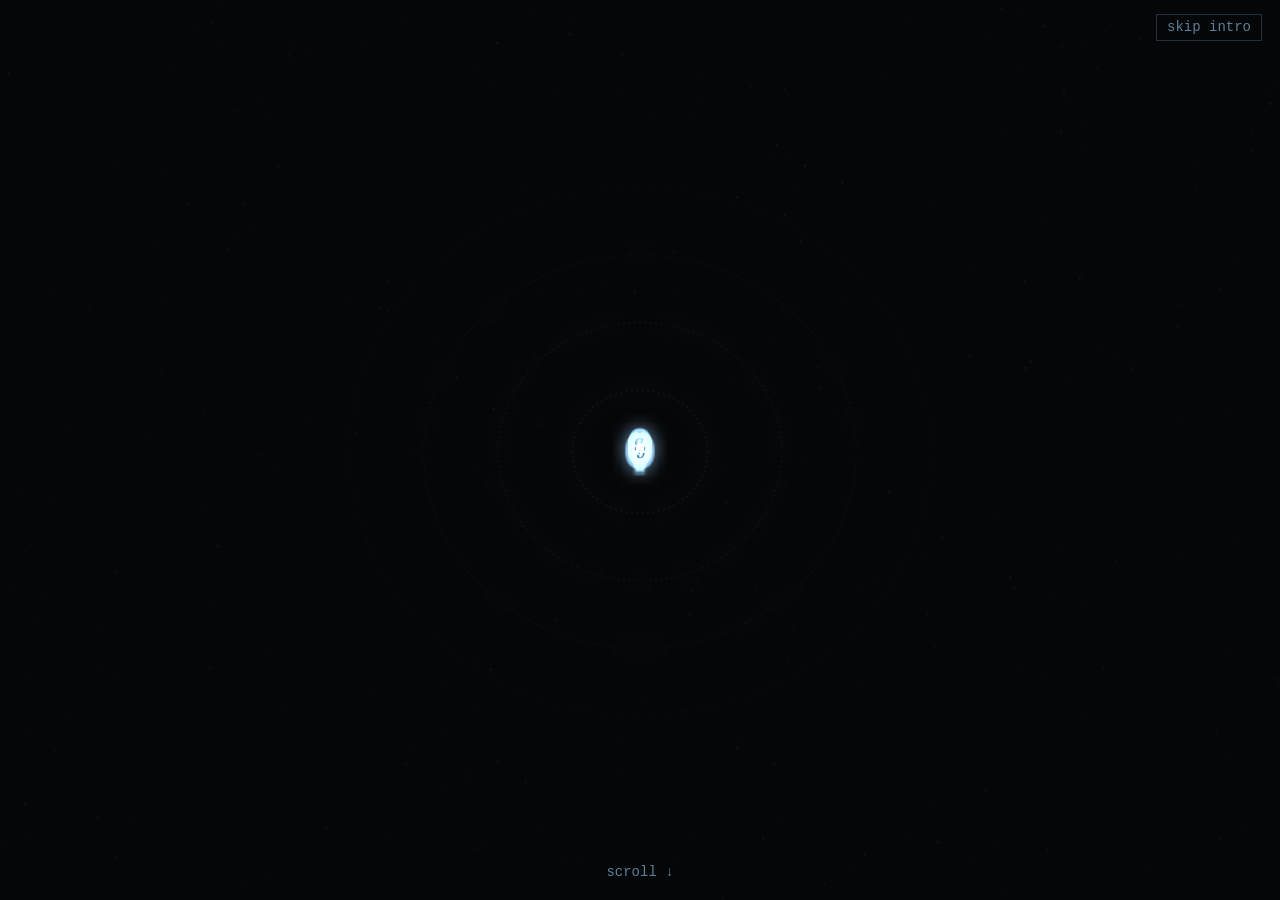
<file: index.html>
<!DOCTYPE html>
<html lang="en">
<head>
  <meta charset="UTF-8" />
  <meta name="viewport" content="width=device-width, initial-scale=1.0" />
  <title>stanley zhou</title>
  <link rel="stylesheet" href="/ascii.css" />
  <link rel="icon" href="/favicon.svg" type="image/svg+xml" />
  <script>
    // the v2 site (ice terminal, ascii window, intro) is scoped under html.v2
    document.documentElement.classList.add('v2');
  </script>
  <script>
    // v2 home page: play the intro on a fresh visit (not when arriving from another page of the site)
    (function () {
      var d = document.documentElement, q = location.search, seen = false, internal = false;
      if (!d.classList.contains('v2')) return;
      try { seen = localStorage.getItem('sz-intro') === '1'; } catch (e) {}
      try { internal = !!document.referrer && new URL(document.referrer).host === location.host; } catch (e) {}
      if (/[?&]intro(=|&|$)/.test(q)) { seen = false; internal = false; }
      if (seen || internal || matchMedia('(prefers-reduced-motion: reduce)').matches) return;
      d.classList.add('intro');
      setTimeout(function () { if (!window.__introStarted) d.classList.remove('intro'); }, 5000);
    })();
  </script>
</head>
<body>
  <header>
    <a class="home" href="/"><pre class="banner" role="img" aria-label="stanley zhou">    <span class="r0">_             _               _</span>
 <span class="r1">__| |_ __ _ _ _ | |___ _  _   __| |_  ___ _  _</span>
<span class="r2">(_-&lt;</span><span class="s">| </span><span class="r2">_/ _` | &#x27; \|</span><span class="s">|</span><span class="r2">/</span><span class="s">|</span><span class="r2">-_) || | |_</span><span class="s">_</span><span class="r2">/</span><span class="s">|</span><span class="r2">&#x27;</span><span class="s">|</span><span class="r2">\/ _</span><span class="s">_</span><span class="r2">\ || |</span>
<span class="r3">/__/\__\__,_|_||_|_\___|\_,</span><span class="s">|</span><span class="r3">|</span><span class="s">|</span><span class="r3">/__|_||_\___/\_,_|</span><span class="s">|</span>
 <span class="s">/__/\__\__,_|_||_|_\___</span><span class="r4">|__/ </span><span class="s">| /__|_||_\___/\_,_|</span>
                         <span class="s">|__/</span></pre></a>
    <nav>
      <a href="/about" aria-current="page">about</a>
      <a href="/education">education</a>
      <a href="/experiences">experiences</a>
      <a href="/projects">projects</a>
      <a href="/contact">contact</a>
      <a href="/assets/StanleyZhou-Resume.pdf" target="_blank" rel="noopener">resume</a>
    </nav>
  </header>

  <div class="rule"></div>

  <main>
    <section id="about">
      <h1>about</h1>
      <div class="block">
        <p class="bullet">studying computer science at the university of waterloo</p>
        <p class="bullet">incoming machine learning engineering intern at qualcomm</p>
        <p class="bullet">interested in inference and foundational machine learning</p>
        <p class="bullet">working on:</p>
        <p class="bullet sub">creating animal behavior-inspired data for ai collective intelligence training</p>
        <p class="bullet sub">developing a low latency cv model for drone detection</p>
      </div>
    </section>
  </main>

  <p class="next-hint" hidden></p>

  <footer>last updated: november 19, 2026<span class="replay"> &middot; <a href="/?intro">replay intro</a></span></footer>
  <script src="/scroll.js"></script>
  <script src="/cursor.js"></script>
  <script src="/backdrop.js"></script>
  <script src="/window.js"></script>
  <script src="/intro/intro.js" defer></script>
</body>
</html>
</file>
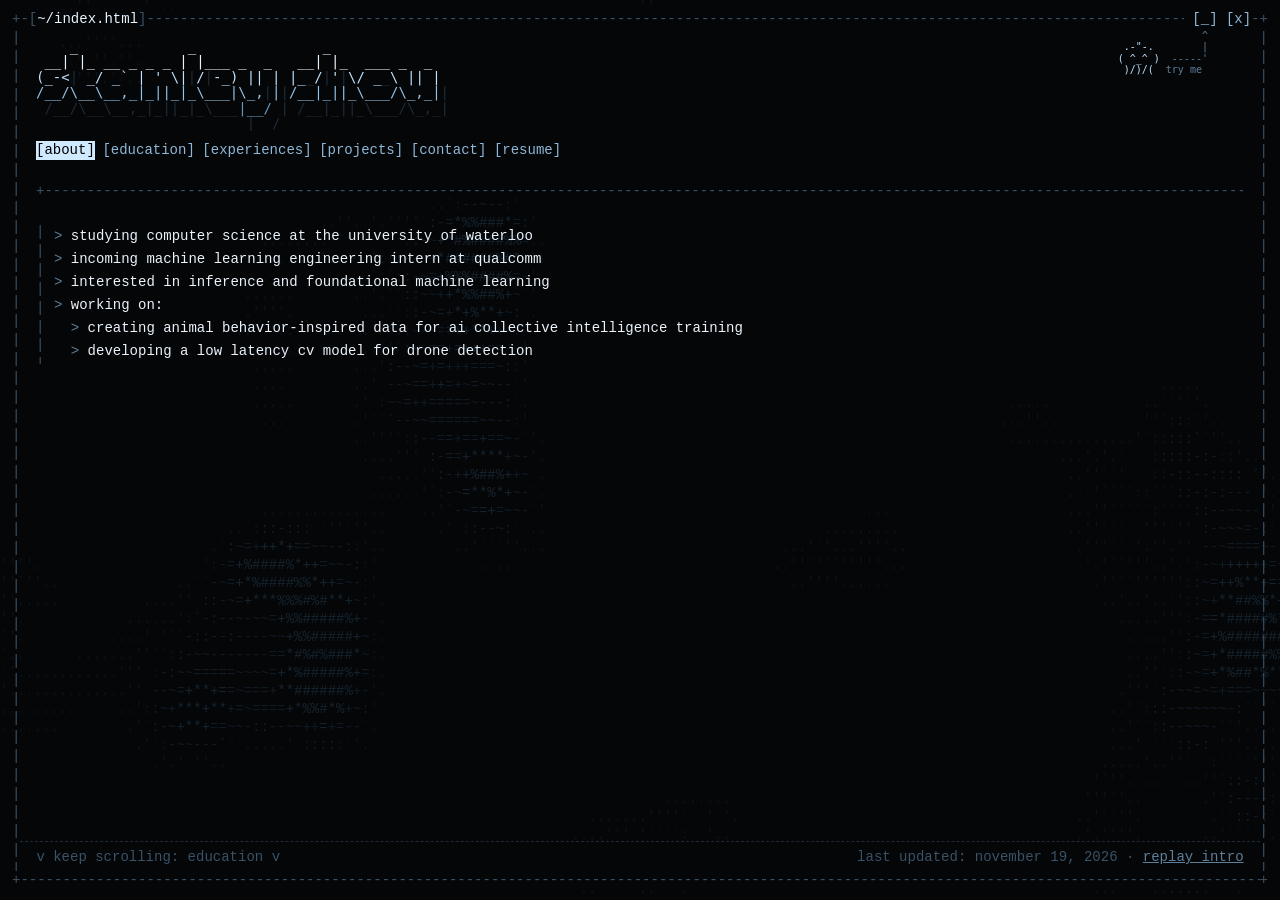
<file: about/index.html>
<!DOCTYPE html>
<html lang="en">
<head>
  <meta charset="UTF-8" />
  <meta name="viewport" content="width=device-width, initial-scale=1.0" />
  <title>stanley zhou</title>
  <link rel="stylesheet" href="/ascii.css" />
  <link rel="icon" href="/favicon.svg" type="image/svg+xml" />
  <script>
    // the v2 site (ice terminal, ascii window, intro) is scoped under html.v2
    document.documentElement.classList.add('v2');
  </script>
</head>
<body>
  <header>
    <a class="home" href="/"><pre class="banner" role="img" aria-label="stanley zhou">    <span class="r0">_             _               _</span>
 <span class="r1">__| |_ __ _ _ _ | |___ _  _   __| |_  ___ _  _</span>
<span class="r2">(_-&lt;</span><span class="s">| </span><span class="r2">_/ _` | &#x27; \|</span><span class="s">|</span><span class="r2">/</span><span class="s">|</span><span class="r2">-_) || | |_</span><span class="s">_</span><span class="r2">/</span><span class="s">|</span><span class="r2">&#x27;</span><span class="s">|</span><span class="r2">\/ _</span><span class="s">_</span><span class="r2">\ || |</span>
<span class="r3">/__/\__\__,_|_||_|_\___|\_,</span><span class="s">|</span><span class="r3">|</span><span class="s">|</span><span class="r3">/__|_||_\___/\_,_|</span><span class="s">|</span>
 <span class="s">/__/\__\__,_|_||_|_\___</span><span class="r4">|__/ </span><span class="s">| /__|_||_\___/\_,_|</span>
                         <span class="s">|__/</span></pre></a>
    <nav>
      <a href="/about" aria-current="page">about</a>
      <a href="/education">education</a>
      <a href="/experiences">experiences</a>
      <a href="/projects">projects</a>
      <a href="/contact">contact</a>
      <a href="/assets/StanleyZhou-Resume.pdf" target="_blank" rel="noopener">resume</a>
    </nav>
  </header>

  <div class="rule"></div>

  <main>
    <section id="about">
      <h1>about</h1>
      <div class="block">
        <p class="bullet">studying computer science at the university of waterloo</p>
        <p class="bullet">incoming machine learning engineering intern at qualcomm</p>
        <p class="bullet">interested in inference and foundational machine learning</p>
        <p class="bullet">working on:</p>
        <p class="bullet sub">creating animal behavior-inspired data for ai collective intelligence training</p>
        <p class="bullet sub">developing a low latency cv model for drone detection</p>
      </div>
    </section>
  </main>

  <p class="next-hint" hidden></p>

  <footer>last updated: november 19, 2026<span class="replay"> &middot; <a href="/?intro">replay intro</a></span></footer>
  <script src="/scroll.js"></script>
  <script src="/cursor.js"></script>
  <script src="/backdrop.js"></script>
  <script src="/window.js"></script>
</body>
</html>
</file>
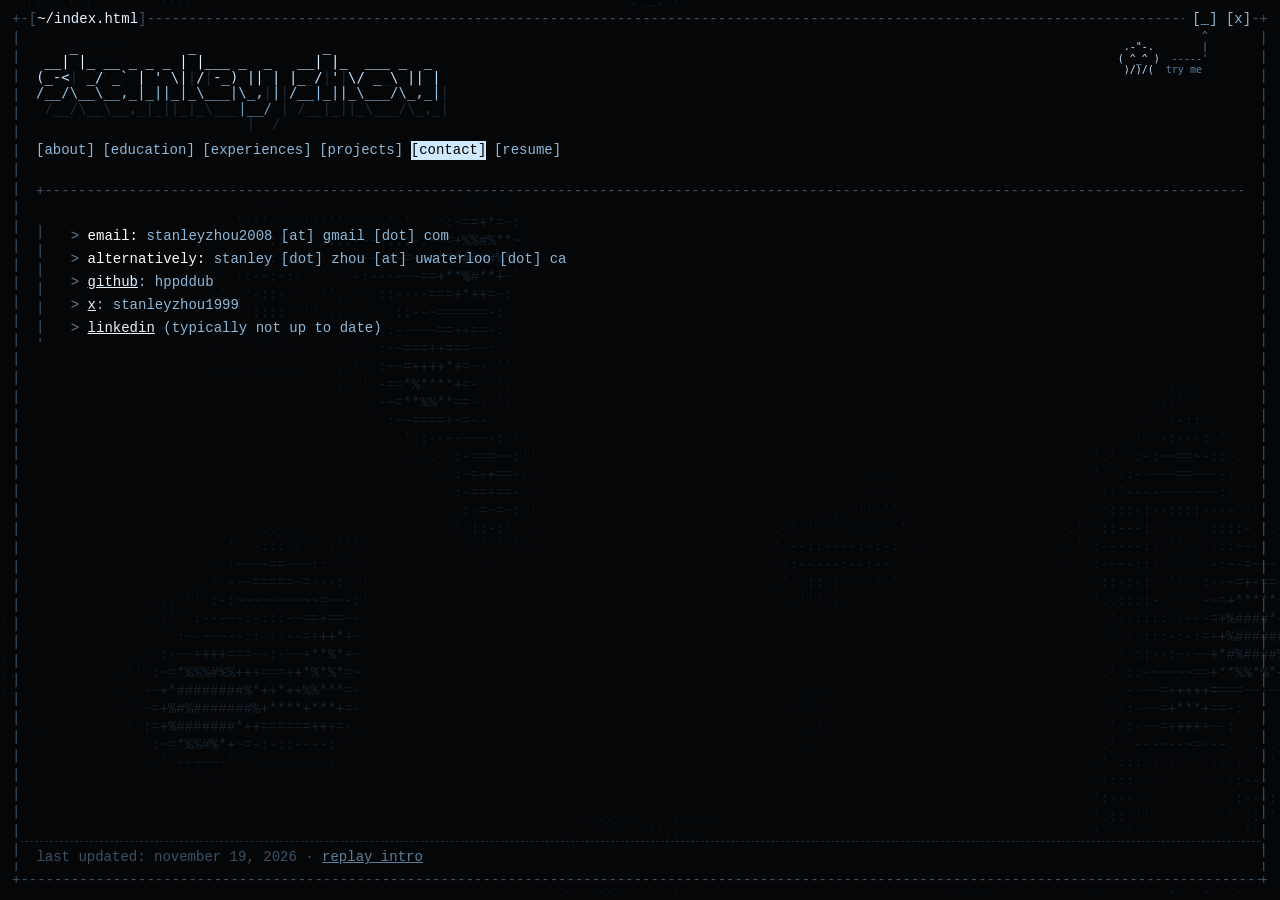
<file: contact/index.html>
<!DOCTYPE html>
<html lang="en">
<head>
  <meta charset="UTF-8" />
  <meta name="viewport" content="width=device-width, initial-scale=1.0" />
  <title>stanley zhou | contact</title>
  <link rel="stylesheet" href="/ascii.css" />
  <link rel="icon" href="/favicon.svg" type="image/svg+xml" />
  <script>
    // the v2 site (ice terminal, ascii window, intro) is scoped under html.v2
    document.documentElement.classList.add('v2');
  </script>
</head>
<body>
  <header>
    <a class="home" href="/"><pre class="banner" role="img" aria-label="stanley zhou">    <span class="r0">_             _               _</span>
 <span class="r1">__| |_ __ _ _ _ | |___ _  _   __| |_  ___ _  _</span>
<span class="r2">(_-&lt;</span><span class="s">| </span><span class="r2">_/ _` | &#x27; \|</span><span class="s">|</span><span class="r2">/</span><span class="s">|</span><span class="r2">-_) || | |_</span><span class="s">_</span><span class="r2">/</span><span class="s">|</span><span class="r2">&#x27;</span><span class="s">|</span><span class="r2">\/ _</span><span class="s">_</span><span class="r2">\ || |</span>
<span class="r3">/__/\__\__,_|_||_|_\___|\_,</span><span class="s">|</span><span class="r3">|</span><span class="s">|</span><span class="r3">/__|_||_\___/\_,_|</span><span class="s">|</span>
 <span class="s">/__/\__\__,_|_||_|_\___</span><span class="r4">|__/ </span><span class="s">| /__|_||_\___/\_,_|</span>
                         <span class="s">|__/</span></pre></a>
    <nav>
      <a href="/about">about</a>
      <a href="/education">education</a>
      <a href="/experiences">experiences</a>
      <a href="/projects">projects</a>
      <a href="/contact" aria-current="page">contact</a>
      <a href="/assets/StanleyZhou-Resume.pdf" target="_blank" rel="noopener">resume</a>
    </nav>
  </header>

  <div class="rule"></div>

  <main>
    <section id="contact">
      <h1>contact</h1>
      <div class="block">
        <p class="bullet"><span class="label">email:</span> stanleyzhou2008 [at] gmail [dot] com</p>
        <p class="bullet"><span class="label">alternatively:</span> stanley [dot] zhou [at] uwaterloo [dot] ca</p>
        <p class="bullet"><a href="https://github.com/hppddub">github</a>: hppddub</p>
        <p class="bullet"><a href="https://x.com/StanleyZhou1999">x</a>: stanleyzhou1999</p>
        <p class="bullet"><a href="https://linkedin.com/in/zhou-stanley">linkedin</a>  (typically not up to date)</p>
      </div>
    </section>
  </main>

  <p class="next-hint" hidden></p>

  <footer>last updated: november 19, 2026<span class="replay"> &middot; <a href="/?intro">replay intro</a></span></footer>
  <script src="/scroll.js"></script>
  <script src="/cursor.js"></script>
  <script src="/backdrop.js"></script>
  <script src="/window.js"></script>
</body>
</html>
</file>
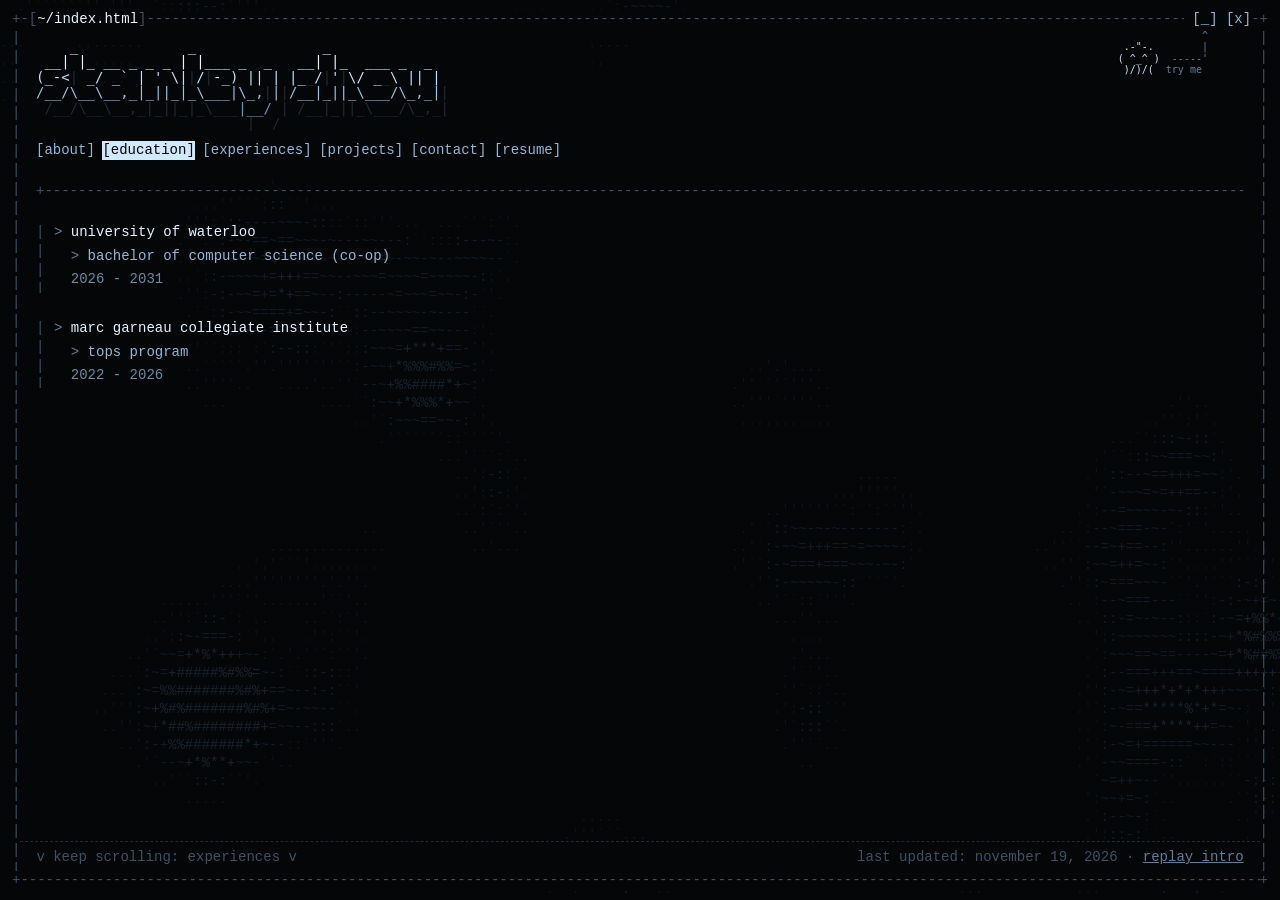
<file: education/index.html>
<!DOCTYPE html>
<html lang="en">
<head>
  <meta charset="UTF-8" />
  <meta name="viewport" content="width=device-width, initial-scale=1.0" />
  <title>stanley zhou | education</title>
  <link rel="stylesheet" href="/ascii.css" />
  <link rel="icon" href="/favicon.svg" type="image/svg+xml" />
  <script>
    // the v2 site (ice terminal, ascii window, intro) is scoped under html.v2
    document.documentElement.classList.add('v2');
  </script>
</head>
<body>
  <header>
    <a class="home" href="/"><pre class="banner" role="img" aria-label="stanley zhou">    <span class="r0">_             _               _</span>
 <span class="r1">__| |_ __ _ _ _ | |___ _  _   __| |_  ___ _  _</span>
<span class="r2">(_-&lt;</span><span class="s">| </span><span class="r2">_/ _` | &#x27; \|</span><span class="s">|</span><span class="r2">/</span><span class="s">|</span><span class="r2">-_) || | |_</span><span class="s">_</span><span class="r2">/</span><span class="s">|</span><span class="r2">&#x27;</span><span class="s">|</span><span class="r2">\/ _</span><span class="s">_</span><span class="r2">\ || |</span>
<span class="r3">/__/\__\__,_|_||_|_\___|\_,</span><span class="s">|</span><span class="r3">|</span><span class="s">|</span><span class="r3">/__|_||_\___/\_,_|</span><span class="s">|</span>
 <span class="s">/__/\__\__,_|_||_|_\___</span><span class="r4">|__/ </span><span class="s">| /__|_||_\___/\_,_|</span>
                         <span class="s">|__/</span></pre></a>
    <nav>
      <a href="/about">about</a>
      <a href="/education" aria-current="page">education</a>
      <a href="/experiences">experiences</a>
      <a href="/projects">projects</a>
      <a href="/contact">contact</a>
      <a href="/assets/StanleyZhou-Resume.pdf" target="_blank" rel="noopener">resume</a>
    </nav>
  </header>

  <div class="rule"></div>

  <main>
    <section id="education">
      <h1>education</h1>

      <div class="education">
        <h2>university of waterloo</h2>
        <p class="bullet">bachelor of computer science (co-op)</p>
        <p class="date">2026 - 2031</p>
      </div>

      <div class="education">
        <h2>marc garneau collegiate institute</h2>
        <p class="bullet">tops program</p>
        <p class="date">2022 - 2026</p>
      </div>

    </section>
  </main>

  <p class="next-hint" hidden></p>

  <footer>last updated: november 19, 2026<span class="replay"> &middot; <a href="/?intro">replay intro</a></span></footer>
  <script src="/scroll.js"></script>
  <script src="/cursor.js"></script>
  <script src="/backdrop.js"></script>
  <script src="/window.js"></script>
</body>
</html>
</file>
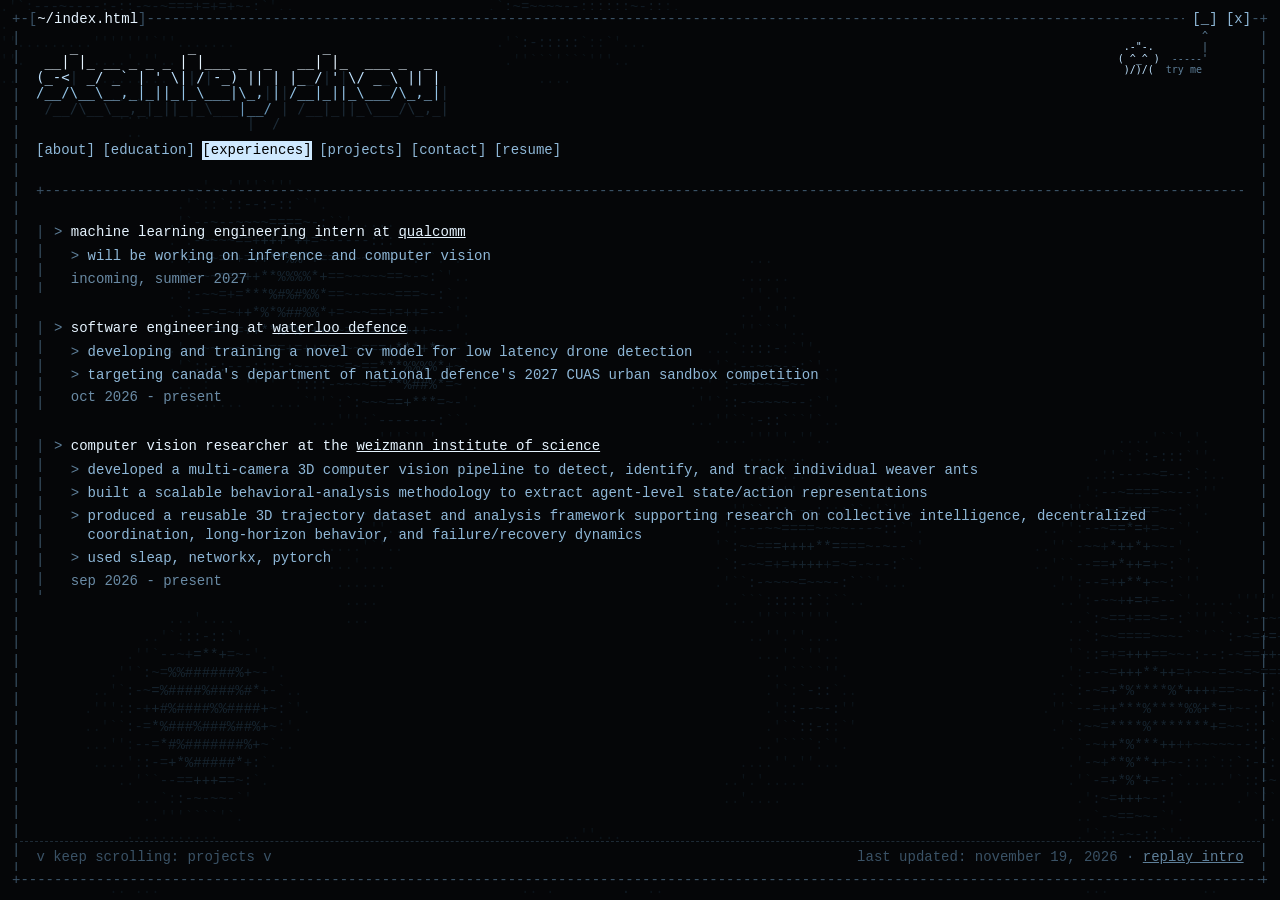
<file: experiences/index.html>
<!DOCTYPE html>
<html lang="en">
<head>
  <meta charset="UTF-8" />
  <meta name="viewport" content="width=device-width, initial-scale=1.0" />
  <title>stanley zhou | experiences</title>
  <link rel="stylesheet" href="/ascii.css" />
  <link rel="icon" href="/favicon.svg" type="image/svg+xml" />
  <script>
    // the v2 site (ice terminal, ascii window, intro) is scoped under html.v2
    document.documentElement.classList.add('v2');
  </script>
</head>
<body>
  <header>
    <a class="home" href="/"><pre class="banner" role="img" aria-label="stanley zhou">    <span class="r0">_             _               _</span>
 <span class="r1">__| |_ __ _ _ _ | |___ _  _   __| |_  ___ _  _</span>
<span class="r2">(_-&lt;</span><span class="s">| </span><span class="r2">_/ _` | &#x27; \|</span><span class="s">|</span><span class="r2">/</span><span class="s">|</span><span class="r2">-_) || | |_</span><span class="s">_</span><span class="r2">/</span><span class="s">|</span><span class="r2">&#x27;</span><span class="s">|</span><span class="r2">\/ _</span><span class="s">_</span><span class="r2">\ || |</span>
<span class="r3">/__/\__\__,_|_||_|_\___|\_,</span><span class="s">|</span><span class="r3">|</span><span class="s">|</span><span class="r3">/__|_||_\___/\_,_|</span><span class="s">|</span>
 <span class="s">/__/\__\__,_|_||_|_\___</span><span class="r4">|__/ </span><span class="s">| /__|_||_\___/\_,_|</span>
                         <span class="s">|__/</span></pre></a>
    <nav>
      <a href="/about">about</a>
      <a href="/education">education</a>
      <a href="/experiences" aria-current="page">experiences</a>
      <a href="/projects">projects</a>
      <a href="/contact">contact</a>
      <a href="/assets/StanleyZhou-Resume.pdf" target="_blank" rel="noopener">resume</a>
    </nav>
  </header>

  <div class="rule"></div>

  <main>
    <section id="experience">
      <h1>experience</h1>

      <div class="experience">
        <h2>machine learning engineering intern at <a href="https://www.qualcomm.com/">qualcomm</a></h2>
        <p class="bullet">will be working on inference and computer vision</p>
        <p class="date">incoming, summer 2027</p>
      </div>

      <div class="experience">
        <h2>software engineering at <a href="https://waterloodefence.ca/">waterloo defence</a></h2>
        <p class="bullet">developing and training a novel cv model for low latency drone detection</p>
        <p class="bullet">targeting canada's department of national defence's 2027 CUAS urban sandbox competition</p>
        <p class="date">oct 2026 - present</p>
      </div>

      <div class="experience">
        <h2>computer vision researcher at the <a href="https://www.weizmann.ac.il/complex/feinerman/">weizmann institute of science</a></h2>
        <p class="bullet">developed a multi-camera 3D computer vision pipeline to detect, identify, and track individual weaver ants</p>
        <p class="bullet">built a scalable behavioral-analysis methodology to extract agent-level state/action representations</p>
        <p class="bullet">produced a reusable 3D trajectory dataset and analysis framework supporting research on collective intelligence, decentralized coordination, long-horizon behavior, and failure/recovery dynamics</p>
        <p class="bullet">used sleap, networkx, pytorch</p>
        <p class="date">sep 2026 - present</p>
      </div>

      <!-- hidden for now; uncomment to show again
      <div class="experience">
        <h2>portfolio management intern at ranger equity investments</h2>
        <p class="bullet">created quant portfolio management tools to improve asset weightings</p>
        <p class="bullet">optimized allocations using efficient frontier modelling for $140k experimental portfolio</p>
        <p class="bullet">used python, numpy, pytorch, pandas</p>
        <p class="date">sep 2024 - dec 2025</p>
      </div>

      <div class="experience">
        <h2>corporate governance research assistant at queen's university</h2>
        <p class="bullet">created fama french 3 factor models to examine corporate governance impacts after california senate bill SB826's repeal</p>
        <p class="bullet">used python, R</p>
        <p class="bullet">mentored by dr. bhargav gopal - smith school of business</p>
        <p class="date">dec 2023 - sep 2024</p>
      </div>
      -->

      <!-- copy paste above chunk for more experiences -->

    </section>
  </main>

  <p class="next-hint" hidden></p>

  <footer>last updated: november 19, 2026<span class="replay"> &middot; <a href="/?intro">replay intro</a></span></footer>
  <script src="/scroll.js"></script>
  <script src="/cursor.js"></script>
  <script src="/backdrop.js"></script>
  <script src="/window.js"></script>
</body>
</html>
</file>
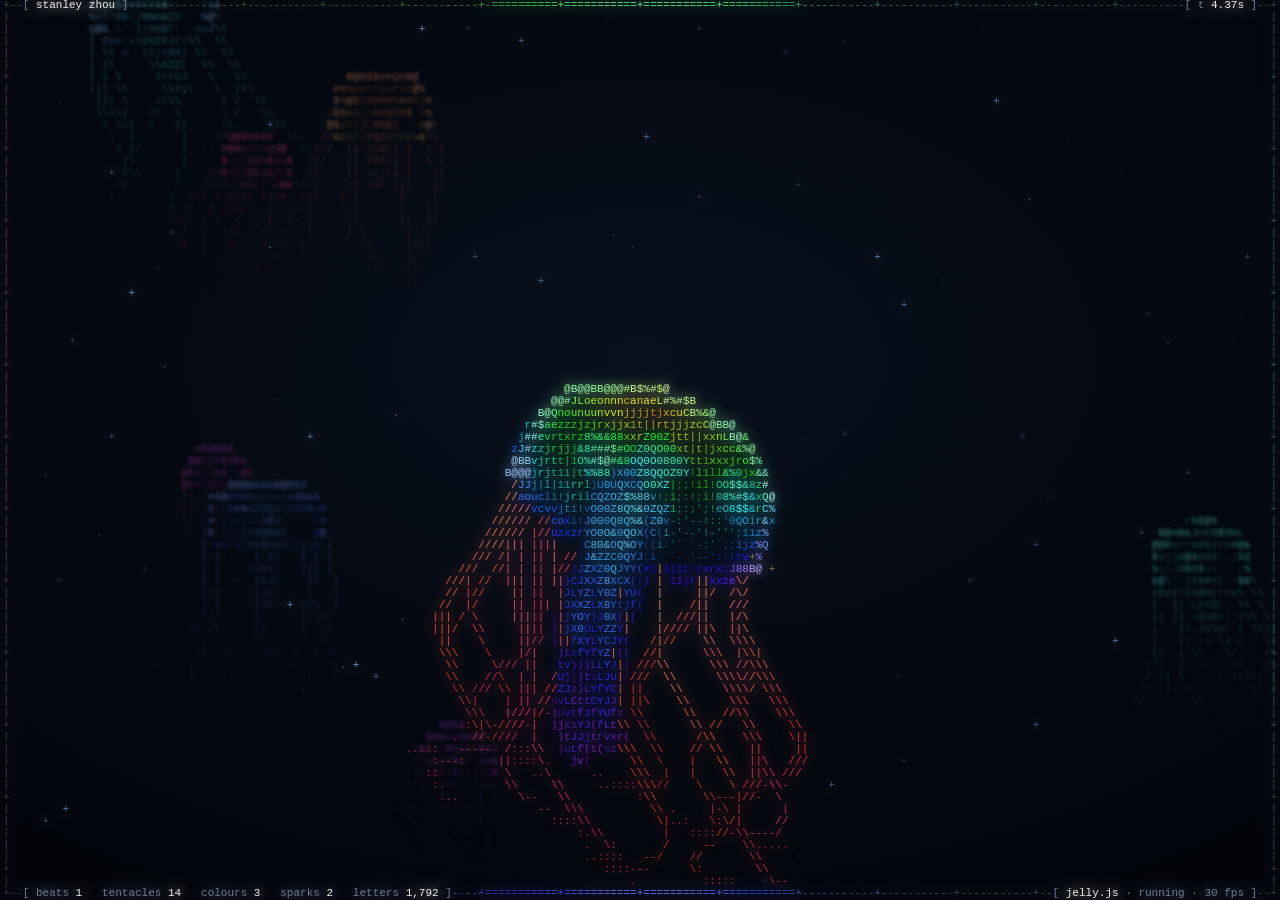
<file: new/index.html>
<!DOCTYPE html>
<html lang="en">
<head>
  <meta charset="UTF-8" />
  <meta name="viewport" content="width=device-width, initial-scale=1.0" />
  <title>stanley zhou</title>
  <link rel="icon" href="/favicon.svg" type="image/svg+xml" />
  <style>
    html, body { margin: 0; height: 100%; overflow: hidden; }
    html { background: #02040a; }
    body {
      background: radial-gradient(ellipse 80% 70% at 50% 40%, #08101d 0%, #040810 55%, #02040a 100%);
      cursor: url("/cursor.svg") 1 1, default;
    }
    html.cursor-alt body { cursor: url("/cursor-2.svg") 1 1, default; }
    canvas { position: fixed; top: 0; left: 0; width: 100%; height: 100%; display: block; pointer-events: none; }
    /* far jellyfish: out of focus */
    #bg { filter: blur(1.6px); opacity: 0.55; }
    /* soft bloom under the crisp layer, a blurred copy of it */
    #glow { filter: blur(6px) saturate(1.4); opacity: 0.85; mix-blend-mode: screen; }
    .sr { position: absolute; width: 1px; height: 1px; overflow: hidden; clip: rect(0 0 0 0); }
  </style>
</head>
<body>
  <h1 class="sr">stanley zhou</h1>
  <canvas id="bg" aria-hidden="true"></canvas>
  <canvas id="glow" aria-hidden="true"></canvas>
  <canvas id="fg" aria-hidden="true"></canvas>
  <script src="/new/jelly.js"></script>
  <script src="/cursor.js"></script>
</body>
</html>
</file>
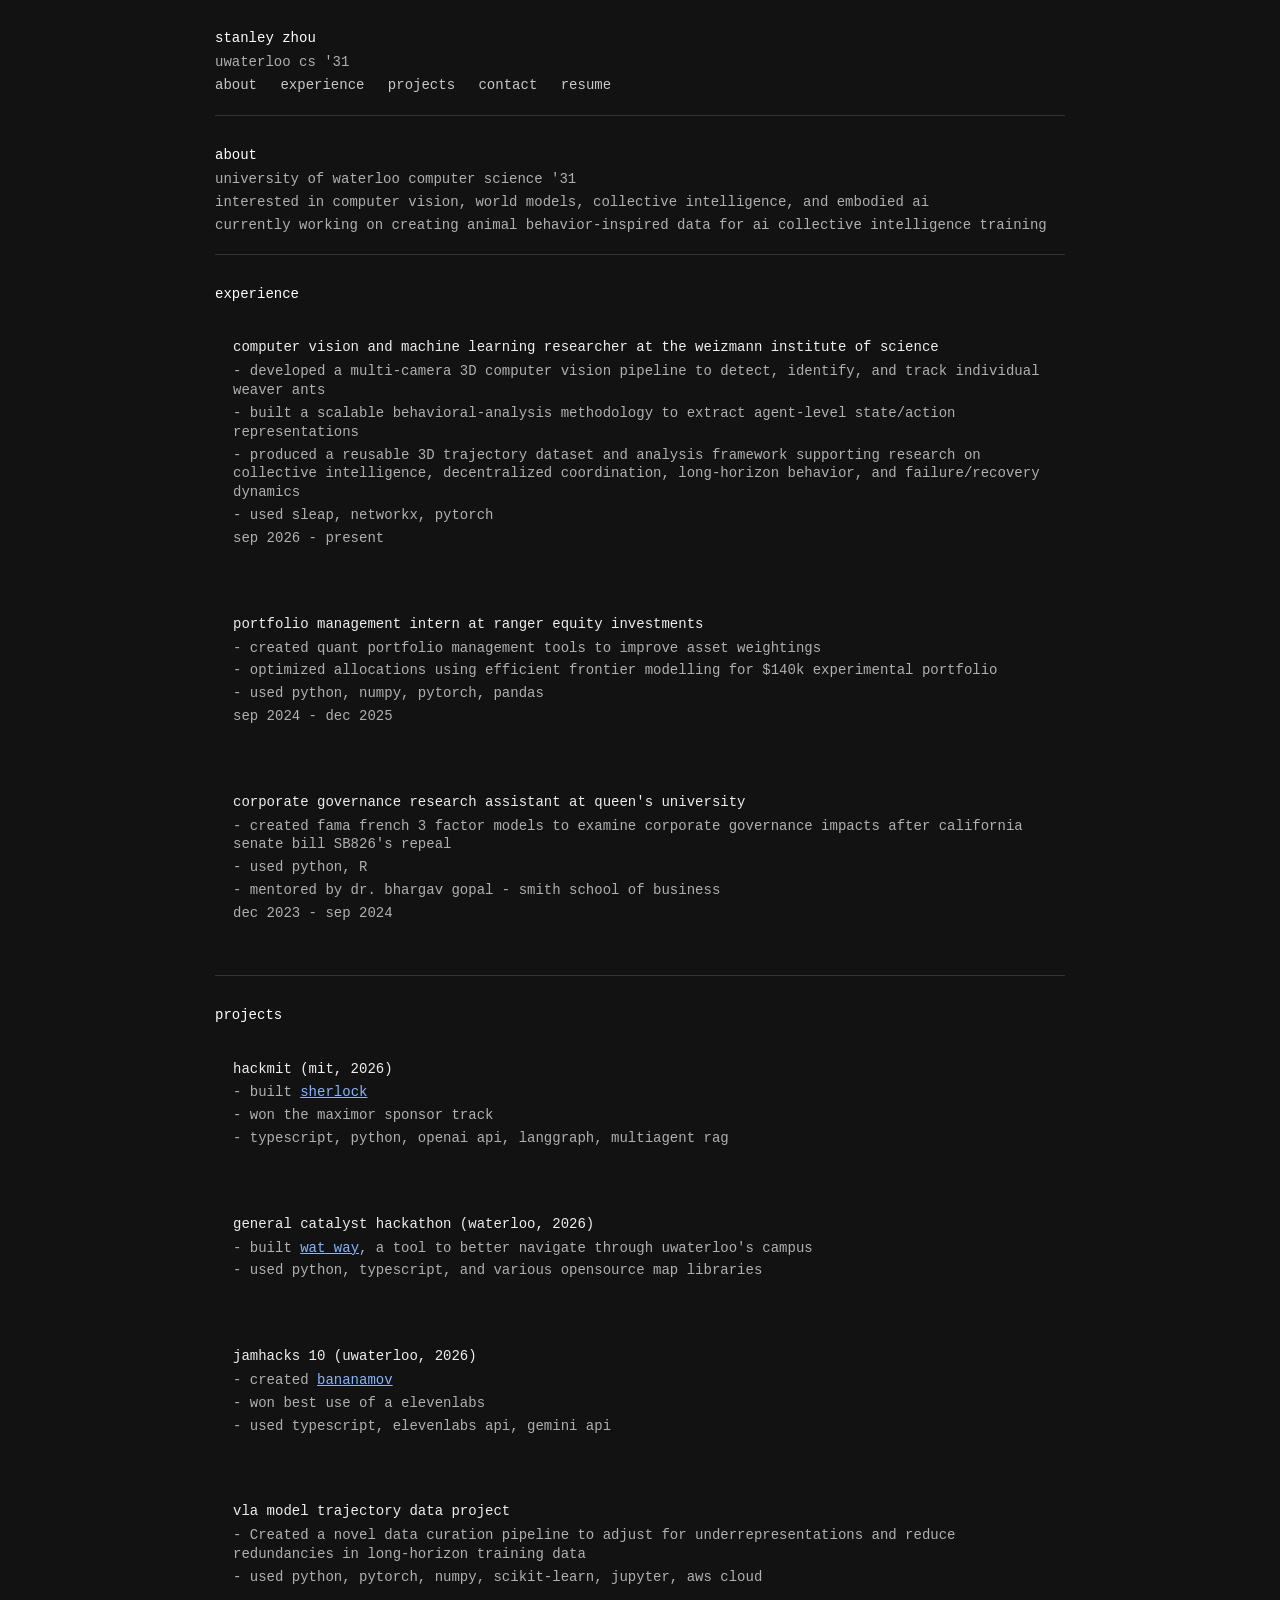
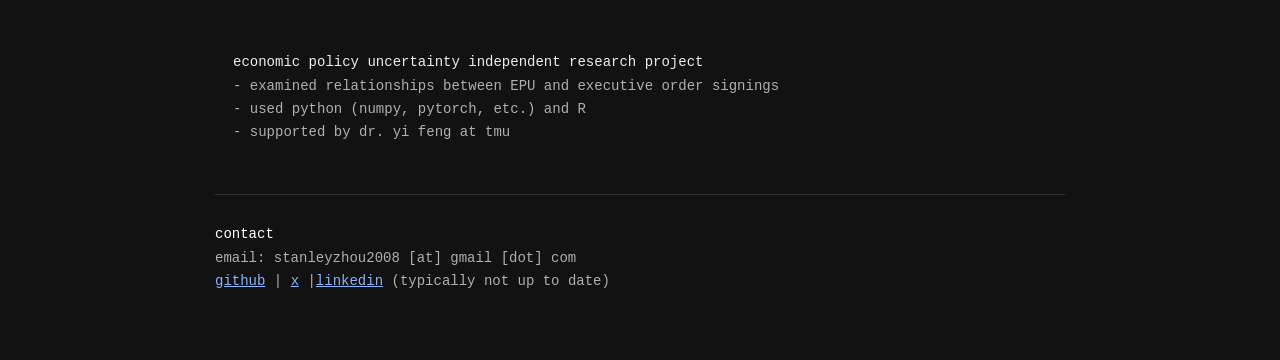
<file: old/index.html>
<!DOCTYPE html>
<html lang="en">
<head>
  <meta charset="UTF-8" />
  <meta name="viewport" content="width=device-width, initial-scale=1.0" />
  <title>stanley zhou</title>
  <link rel="stylesheet" href="/old/styles.css" />
</head>
<body>
  <header>
    <h1>stanley zhou</h1>
    <p>uwaterloo cs '31</p>
    <nav>
      <a href="#about">about</a>
      <a href="#experience">experience</a>
      <a href="#projects">projects</a>
      <a href="#contact">contact</a>
      <a href="/assets/StanleyZhou-Resume.pdf" download>resume</a>

    </nav>
  </header>

  <main>
    <section id="about">
      <h1>about</h1>
      <p>university of waterloo computer science '31</p>
      <p>interested in computer vision, world models, collective intelligence, and embodied ai</p>
      <p>currently working on creating animal behavior-inspired data for ai collective intelligence training</p>
    </section>

    <section id="experience">
      <h1>experience</h1>
      
      <div class="experience">
        <h2>computer vision and machine learning researcher at the weizmann institute of science</h2>
        <p>- developed a multi-camera 3D computer vision pipeline to detect, identify, and track individual weaver ants</p>
        <p>- built a scalable behavioral-analysis methodology to extract agent-level state/action representations</p>
        <p>- produced a reusable 3D trajectory dataset and analysis framework supporting research on collective intelligence, decentralized coordination, long-horizon behavior, and failure/recovery dynamics</p>
        <p>- used sleap, networkx, pytorch</p>
        <p>sep 2026 - present</p>
      </div>
	    
      <div class="experience">
        <h2>portfolio management intern at ranger equity investments</h2>
        <p>- created quant portfolio management tools to improve asset weightings</p>
        <p>- optimized allocations using efficient frontier modelling for $140k experimental portfolio</p>
        <p>- used python, numpy, pytorch, pandas</p>
        <p>sep 2024 - dec 2025</p>
      </div>

      <div class="experience">
        <h2>corporate governance research assistant at queen's university</h2>
        <p>- created fama french 3 factor models to examine corporate governance impacts after california senate bill SB826's repeal</p>
        <p>- used python, R</p>
        <p>- mentored by dr. bhargav gopal - smith school of business</p>
        <p>dec 2023 - sep 2024</p>
      </div>

      <!-- copy paste above chunk for more experiences --> 

    </section>

    <section id="projects">
      <h1>projects</h1>

      <div class="project">
        <h2>hackmit (mit, 2026)</h2>
        <p>- built <a href="https://github.com/Nityasav/hackmit">sherlock</a></p>
        <p>- won the maximor sponsor track</p>
        <p>- typescript, python, openai api, langgraph, multiagent rag</p>
      </div>

      <div class="project">
        <h2>general catalyst hackathon (waterloo, 2026)</h2>
        <p>- built <a href="https://github.com/PikaChewey/watway">wat way</a>, a tool to better navigate through uwaterloo's campus</p>
        <!-- <p>- won nothing</p> -->
        <p>- used python, typescript, and various opensource map libraries</p>
      </div>

      <div class="project">
        <h2>jamhacks 10 (uwaterloo, 2026)</h2>
        <p>- created <a href="https://devpost.com/software/bananamov">bananamov</a> </p>
        <p>- won best use of a elevenlabs</p>
        <p>- used typescript, elevenlabs api, gemini api</p>
      </div>

      <!-- copy paste above chunk for more hackathons --> 

      <div class="project">
        <h2>vla model trajectory data project</h2>
        <p>- Created a novel data curation pipeline to adjust for underrepresentations and reduce redundancies in long-horizon training data</p>
        <p>- used python, pytorch, numpy, scikit-learn, jupyter, aws cloud</p>
      </div>

      <!--
      <div class="project">
        <h2>sharpey</h2>
        <p>- Created a portfolio sharpe ratio analysis and learning tool</p>
        <p>- used javascript, typescript, and css</p>
        <p>- made with bryan yao</p>
        <a href="https://www.sharpey.ca">sharpey website</a> 
      </div>-->

      <div class="project">
        <h2>economic policy uncertainty independent research project</h2>
        <p>- examined relationships between EPU and executive order signings</p>
        <p>- used python (numpy, pytorch, etc.) and R</p>
        <p>- supported by dr. yi feng at tmu</p>
      </div>

      <!-- copy paste above chunk for more projects --> 
      
      
      
    </section>

    <section id="contact">
      <h1>contact</h1>
      <p>email: stanleyzhou2008 [at] gmail [dot] com</p>
      <p><a href="https://github.com/hppddub">github</a> | <a href="https://x.com/StanleyZhou1999">x</a> |<a href="https://linkedin.com/in/zhou-stanley">linkedin</a>  (typically not up to date)</p>
    </section>
  </main>
</body>
</html>
</file>
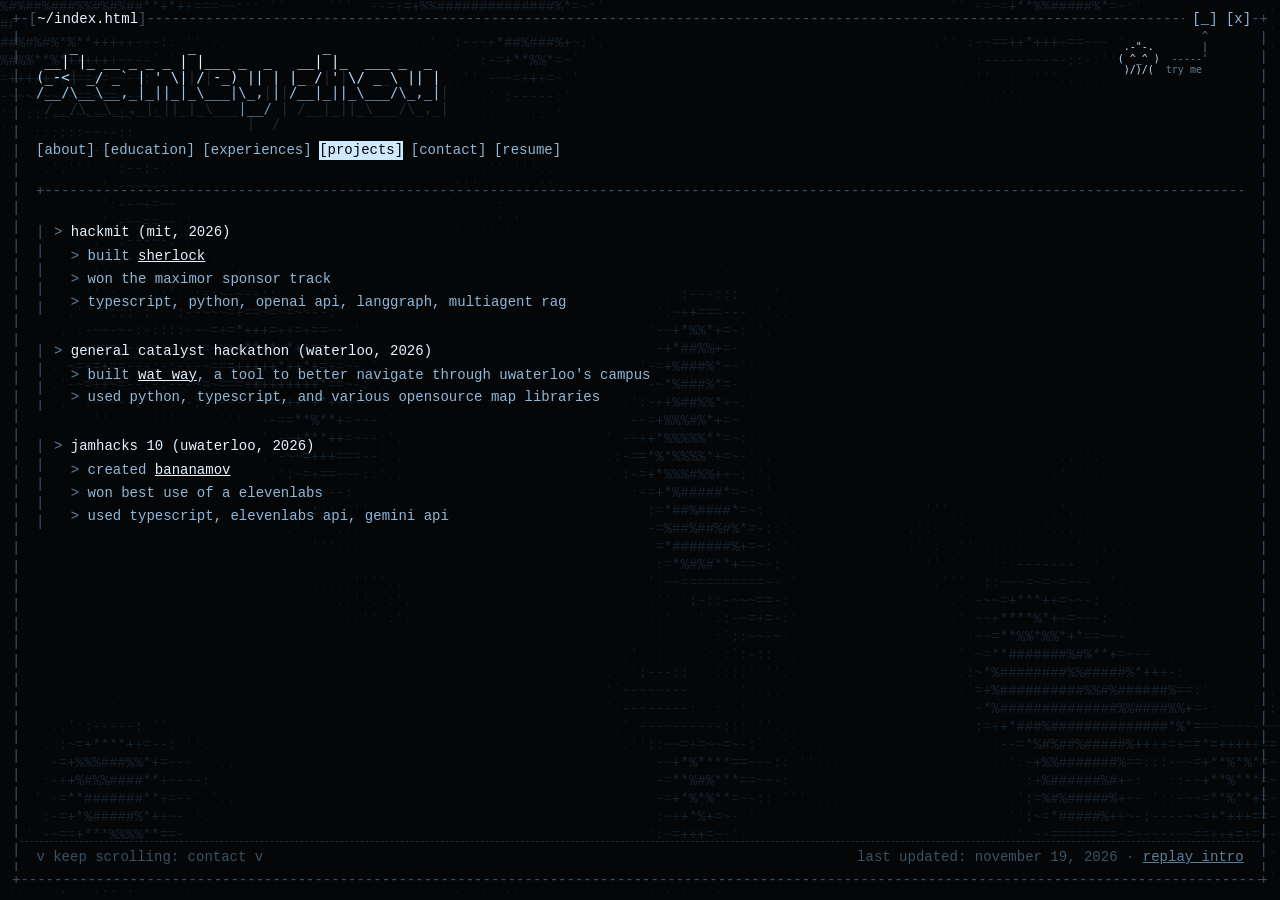
<file: projects/index.html>
<!DOCTYPE html>
<html lang="en">
<head>
  <meta charset="UTF-8" />
  <meta name="viewport" content="width=device-width, initial-scale=1.0" />
  <title>stanley zhou | projects</title>
  <link rel="stylesheet" href="/ascii.css" />
  <link rel="icon" href="/favicon.svg" type="image/svg+xml" />
  <script>
    // the v2 site (ice terminal, ascii window, intro) is scoped under html.v2
    document.documentElement.classList.add('v2');
  </script>
</head>
<body>
  <header>
    <a class="home" href="/"><pre class="banner" role="img" aria-label="stanley zhou">    <span class="r0">_             _               _</span>
 <span class="r1">__| |_ __ _ _ _ | |___ _  _   __| |_  ___ _  _</span>
<span class="r2">(_-&lt;</span><span class="s">| </span><span class="r2">_/ _` | &#x27; \|</span><span class="s">|</span><span class="r2">/</span><span class="s">|</span><span class="r2">-_) || | |_</span><span class="s">_</span><span class="r2">/</span><span class="s">|</span><span class="r2">&#x27;</span><span class="s">|</span><span class="r2">\/ _</span><span class="s">_</span><span class="r2">\ || |</span>
<span class="r3">/__/\__\__,_|_||_|_\___|\_,</span><span class="s">|</span><span class="r3">|</span><span class="s">|</span><span class="r3">/__|_||_\___/\_,_|</span><span class="s">|</span>
 <span class="s">/__/\__\__,_|_||_|_\___</span><span class="r4">|__/ </span><span class="s">| /__|_||_\___/\_,_|</span>
                         <span class="s">|__/</span></pre></a>
    <nav>
      <a href="/about">about</a>
      <a href="/education">education</a>
      <a href="/experiences">experiences</a>
      <a href="/projects" aria-current="page">projects</a>
      <a href="/contact">contact</a>
      <a href="/assets/StanleyZhou-Resume.pdf" target="_blank" rel="noopener">resume</a>
    </nav>
  </header>

  <div class="rule"></div>

  <main>
    <section id="projects">
      <h1>projects</h1>

      <div class="project">
        <h2>hackmit (mit, 2026)</h2>
        <p class="bullet">built <a href="https://github.com/Nityasav/hackmit">sherlock</a></p>
        <p class="bullet">won the maximor sponsor track</p>
        <p class="bullet">typescript, python, openai api, langgraph, multiagent rag</p>
      </div>

      <div class="project">
        <h2>general catalyst hackathon (waterloo, 2026)</h2>
        <p class="bullet">built <a href="https://github.com/PikaChewey/watway">wat way</a>, a tool to better navigate through uwaterloo's campus</p>
        <p class="bullet">used python, typescript, and various opensource map libraries</p>
      </div>

      <div class="project">
        <h2>jamhacks 10 (uwaterloo, 2026)</h2>
        <p class="bullet">created <a href="https://devpost.com/software/bananamov">bananamov</a></p>
        <p class="bullet">won best use of a elevenlabs</p>
        <p class="bullet">used typescript, elevenlabs api, gemini api</p>
      </div>

      <!-- copy paste above chunk for more hackathons -->

      <!-- copy paste above chunk for more projects -->

    </section>
  </main>

  <p class="next-hint" hidden></p>

  <footer>last updated: november 19, 2026<span class="replay"> &middot; <a href="/?intro">replay intro</a></span></footer>
  <script src="/scroll.js"></script>
  <script src="/cursor.js"></script>
  <script src="/backdrop.js"></script>
  <script src="/window.js"></script>
</body>
</html>
</file>
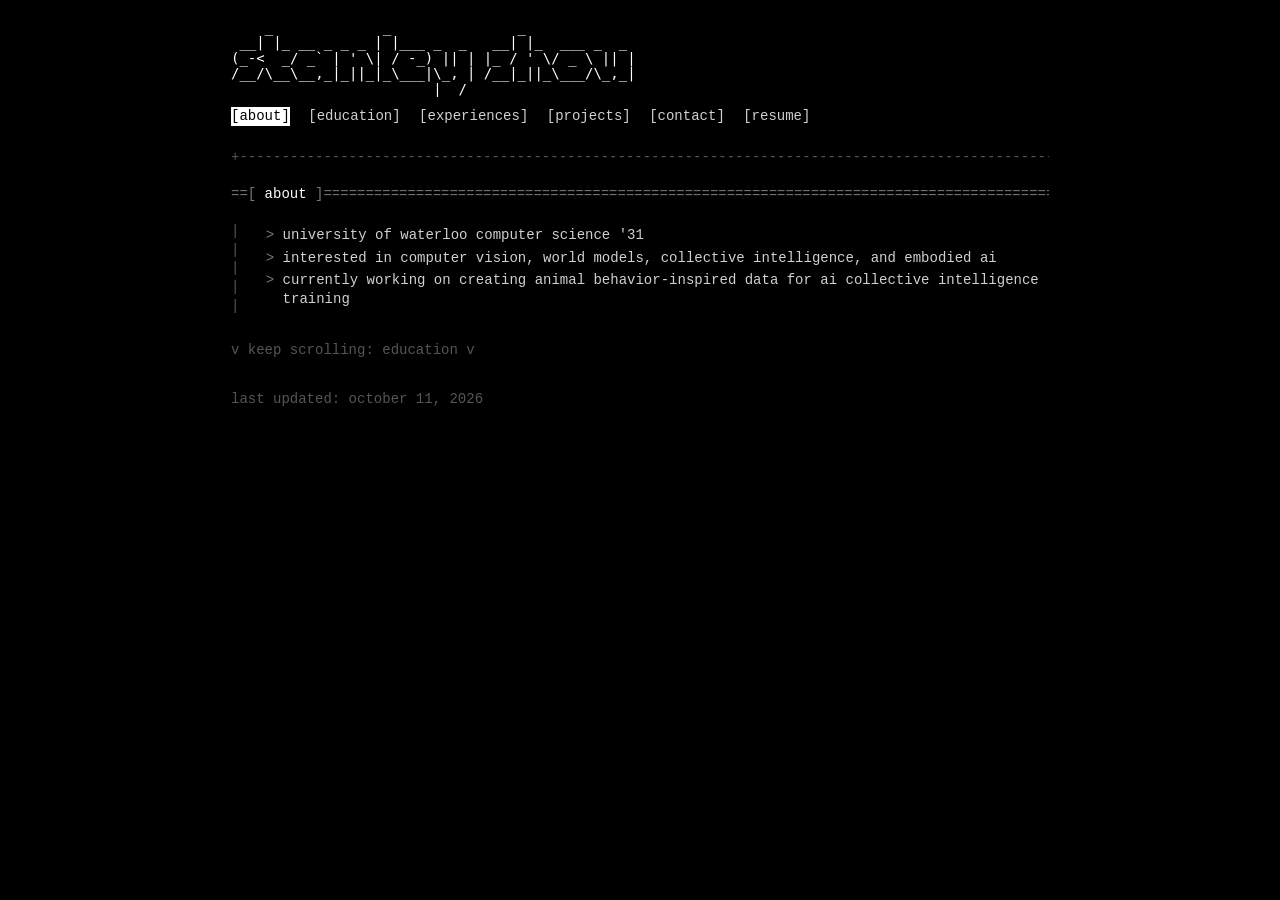
<file: test/index.html>
<!DOCTYPE html>
<html lang="en">
<head>
  <meta charset="UTF-8" />
  <meta name="viewport" content="width=device-width, initial-scale=1.0" />
  <title>stanley zhou</title>
  <link rel="stylesheet" href="/test/ascii.css" />
  <link rel="icon" href="/test/favicon.svg" type="image/svg+xml" />
</head>
<body>
  <header>
    <a class="home" href="/test/"><pre class="banner" role="img" aria-label="stanley zhou">    _             _               _
 __| |_ __ _ _ _ | |___ _  _   __| |_  ___ _  _
(_-&lt;  _/ _` | &#x27; \| / -_) || | |_ / &#x27; \/ _ \ || |
/__/\__\__,_|_||_|_\___|\_, | /__|_||_\___/\_,_|
                        |__/</pre></a>
    <nav>
      <a href="/test/about" aria-current="page">about</a>
      <a href="/test/education">education</a>
      <a href="/test/experiences">experiences</a>
      <a href="/test/projects">projects</a>
      <a href="/test/contact">contact</a>
      <a href="/assets/StanleyZhou-Resume.pdf" target="_blank" rel="noopener">resume</a>
    </nav>
  </header>

  <div class="rule"></div>

  <main>
    <section id="about">
      <h1>about</h1>
      <div class="block">
        <p class="bullet">university of waterloo computer science '31</p>
        <p class="bullet">interested in computer vision, world models, collective intelligence, and embodied ai</p>
        <p class="bullet">currently working on creating animal behavior-inspired data for ai collective intelligence training</p>
      </div>
    </section>
  </main>

  <p class="next-hint" hidden></p>

  <footer>last updated: october 11, 2026</footer>
  <script src="/test/scroll.js"></script>
</body>
</html>
</file>
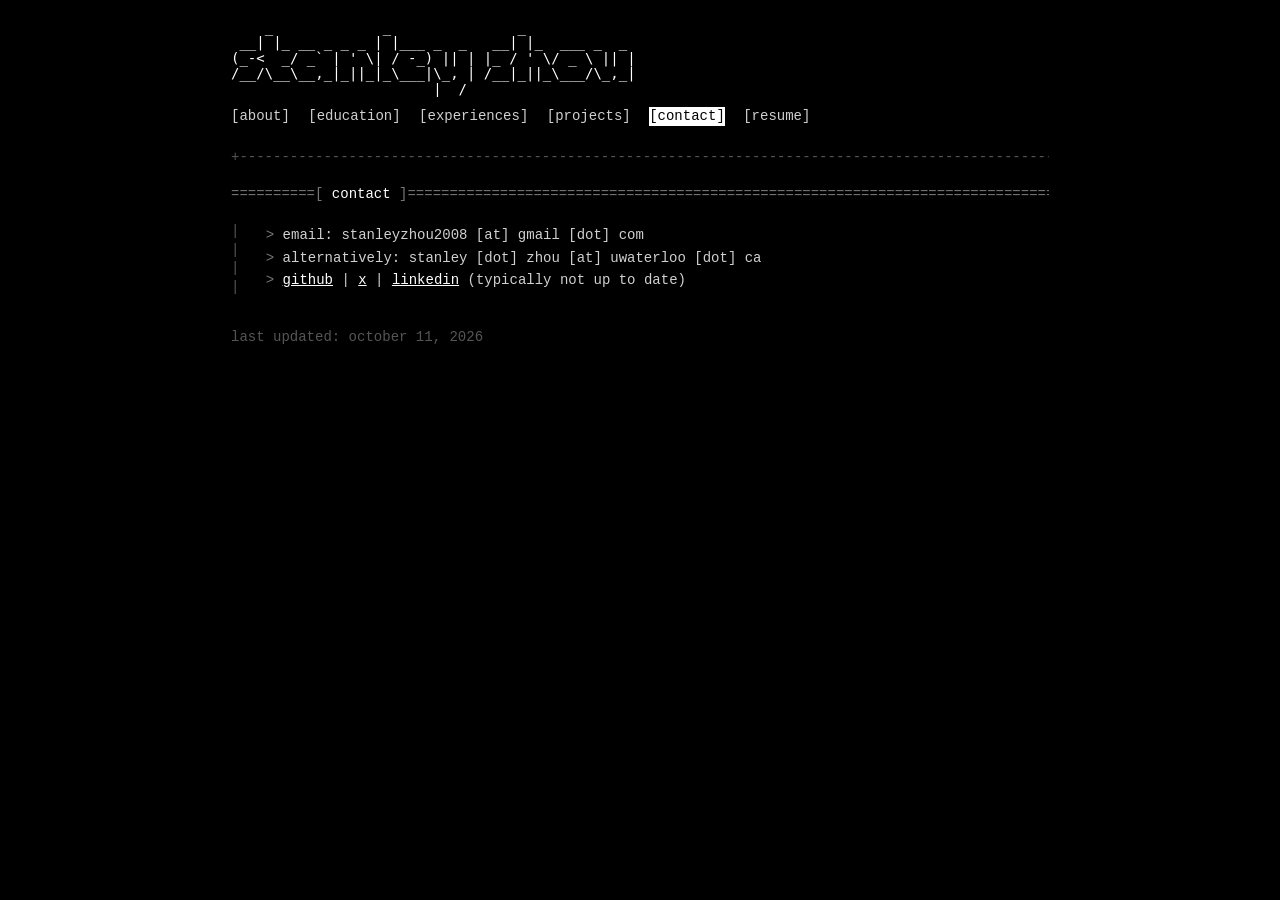
<file: test/contact/index.html>
<!DOCTYPE html>
<html lang="en">
<head>
  <meta charset="UTF-8" />
  <meta name="viewport" content="width=device-width, initial-scale=1.0" />
  <title>stanley zhou | contact</title>
  <link rel="stylesheet" href="/test/ascii.css" />
  <link rel="icon" href="/test/favicon.svg" type="image/svg+xml" />
</head>
<body>
  <header>
    <a class="home" href="/test/"><pre class="banner" role="img" aria-label="stanley zhou">    _             _               _
 __| |_ __ _ _ _ | |___ _  _   __| |_  ___ _  _
(_-&lt;  _/ _` | &#x27; \| / -_) || | |_ / &#x27; \/ _ \ || |
/__/\__\__,_|_||_|_\___|\_, | /__|_||_\___/\_,_|
                        |__/</pre></a>
    <nav>
      <a href="/test/about">about</a>
      <a href="/test/education">education</a>
      <a href="/test/experiences">experiences</a>
      <a href="/test/projects">projects</a>
      <a href="/test/contact" aria-current="page">contact</a>
      <a href="/assets/StanleyZhou-Resume.pdf" target="_blank" rel="noopener">resume</a>
    </nav>
  </header>

  <div class="rule"></div>

  <main>
    <section id="contact">
      <h1>contact</h1>
      <div class="block">
        <p class="bullet">email: stanleyzhou2008 [at] gmail [dot] com</p>
        <p class="bullet">alternatively: stanley [dot] zhou [at] uwaterloo [dot] ca</p>
        <p class="bullet"><a href="https://github.com/hppddub">github</a> | <a href="https://x.com/StanleyZhou1999">x</a> | <a href="https://linkedin.com/in/zhou-stanley">linkedin</a>  (typically not up to date)</p>
      </div>
    </section>
  </main>

  <p class="next-hint" hidden></p>

  <footer>last updated: october 11, 2026</footer>
  <script src="/test/scroll.js"></script>
</body>
</html>
</file>
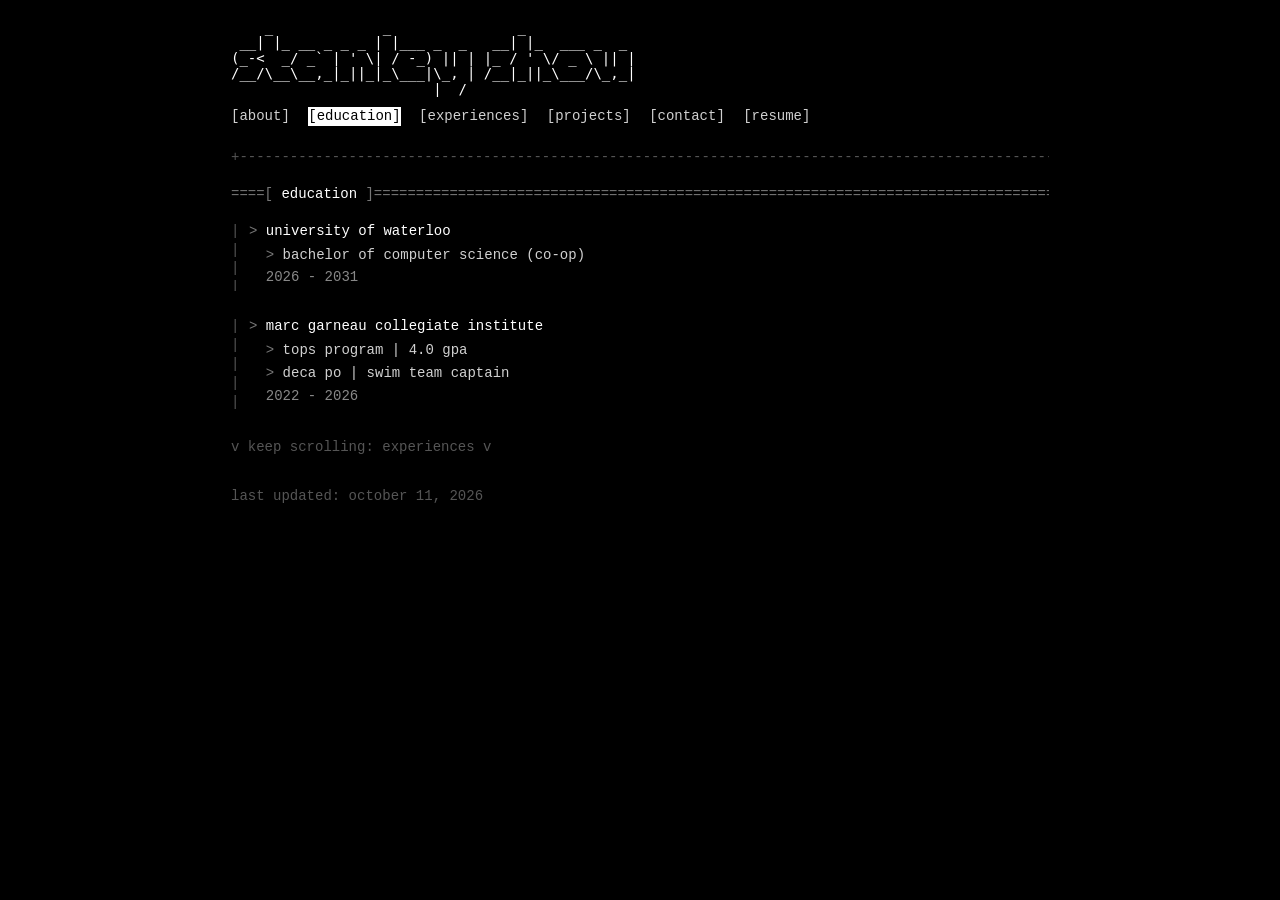
<file: test/education/index.html>
<!DOCTYPE html>
<html lang="en">
<head>
  <meta charset="UTF-8" />
  <meta name="viewport" content="width=device-width, initial-scale=1.0" />
  <title>stanley zhou | education</title>
  <link rel="stylesheet" href="/test/ascii.css" />
  <link rel="icon" href="/test/favicon.svg" type="image/svg+xml" />
</head>
<body>
  <header>
    <a class="home" href="/test/"><pre class="banner" role="img" aria-label="stanley zhou">    _             _               _
 __| |_ __ _ _ _ | |___ _  _   __| |_  ___ _  _
(_-&lt;  _/ _` | &#x27; \| / -_) || | |_ / &#x27; \/ _ \ || |
/__/\__\__,_|_||_|_\___|\_, | /__|_||_\___/\_,_|
                        |__/</pre></a>
    <nav>
      <a href="/test/about">about</a>
      <a href="/test/education" aria-current="page">education</a>
      <a href="/test/experiences">experiences</a>
      <a href="/test/projects">projects</a>
      <a href="/test/contact">contact</a>
      <a href="/assets/StanleyZhou-Resume.pdf" target="_blank" rel="noopener">resume</a>
    </nav>
  </header>

  <div class="rule"></div>

  <main>
    <section id="education">
      <h1>education</h1>

      <div class="education">
        <h2>university of waterloo</h2>
        <p class="bullet">bachelor of computer science (co-op)</p>
        <p class="date">2026 - 2031</p>
      </div>

      <div class="education">
        <h2>marc garneau collegiate institute</h2>
        <p class="bullet">tops program | 4.0 gpa</p>
        <p class="bullet">deca po | swim team captain</p>
        <p class="date">2022 - 2026</p>
      </div>

    </section>
  </main>

  <p class="next-hint" hidden></p>

  <footer>last updated: october 11, 2026</footer>
  <script src="/test/scroll.js"></script>
</body>
</html>
</file>
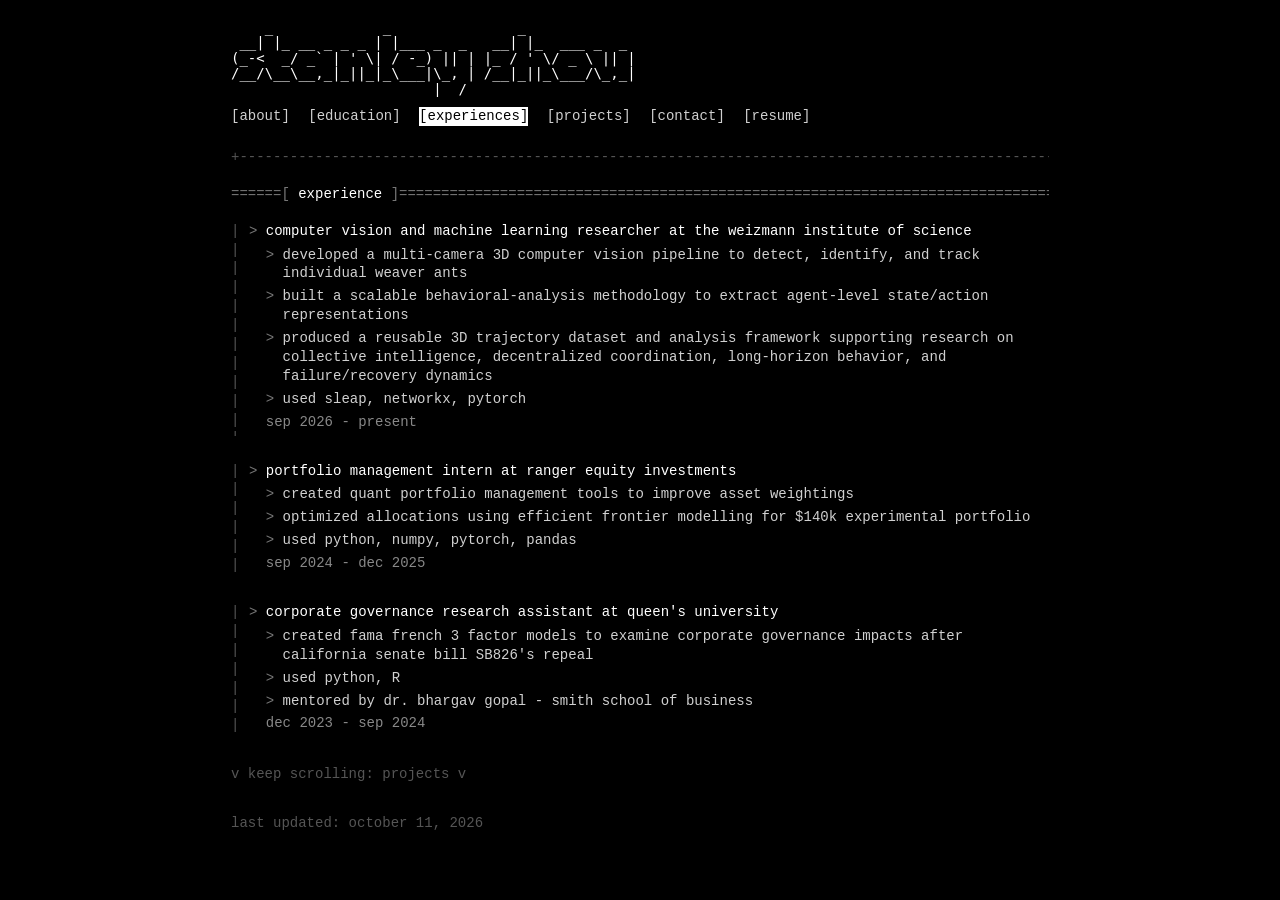
<file: test/experiences/index.html>
<!DOCTYPE html>
<html lang="en">
<head>
  <meta charset="UTF-8" />
  <meta name="viewport" content="width=device-width, initial-scale=1.0" />
  <title>stanley zhou | experiences</title>
  <link rel="stylesheet" href="/test/ascii.css" />
  <link rel="icon" href="/test/favicon.svg" type="image/svg+xml" />
</head>
<body>
  <header>
    <a class="home" href="/test/"><pre class="banner" role="img" aria-label="stanley zhou">    _             _               _
 __| |_ __ _ _ _ | |___ _  _   __| |_  ___ _  _
(_-&lt;  _/ _` | &#x27; \| / -_) || | |_ / &#x27; \/ _ \ || |
/__/\__\__,_|_||_|_\___|\_, | /__|_||_\___/\_,_|
                        |__/</pre></a>
    <nav>
      <a href="/test/about">about</a>
      <a href="/test/education">education</a>
      <a href="/test/experiences" aria-current="page">experiences</a>
      <a href="/test/projects">projects</a>
      <a href="/test/contact">contact</a>
      <a href="/assets/StanleyZhou-Resume.pdf" target="_blank" rel="noopener">resume</a>
    </nav>
  </header>

  <div class="rule"></div>

  <main>
    <section id="experience">
      <h1>experience</h1>

      <div class="experience">
        <h2>computer vision and machine learning researcher at the weizmann institute of science</h2>
        <p class="bullet">developed a multi-camera 3D computer vision pipeline to detect, identify, and track individual weaver ants</p>
        <p class="bullet">built a scalable behavioral-analysis methodology to extract agent-level state/action representations</p>
        <p class="bullet">produced a reusable 3D trajectory dataset and analysis framework supporting research on collective intelligence, decentralized coordination, long-horizon behavior, and failure/recovery dynamics</p>
        <p class="bullet">used sleap, networkx, pytorch</p>
        <p class="date">sep 2026 - present</p>
      </div>

      <div class="experience">
        <h2>portfolio management intern at ranger equity investments</h2>
        <p class="bullet">created quant portfolio management tools to improve asset weightings</p>
        <p class="bullet">optimized allocations using efficient frontier modelling for $140k experimental portfolio</p>
        <p class="bullet">used python, numpy, pytorch, pandas</p>
        <p class="date">sep 2024 - dec 2025</p>
      </div>

      <div class="experience">
        <h2>corporate governance research assistant at queen's university</h2>
        <p class="bullet">created fama french 3 factor models to examine corporate governance impacts after california senate bill SB826's repeal</p>
        <p class="bullet">used python, R</p>
        <p class="bullet">mentored by dr. bhargav gopal - smith school of business</p>
        <p class="date">dec 2023 - sep 2024</p>
      </div>

      <!-- copy paste above chunk for more experiences -->

    </section>
  </main>

  <p class="next-hint" hidden></p>

  <footer>last updated: october 11, 2026</footer>
  <script src="/test/scroll.js"></script>
</body>
</html>
</file>
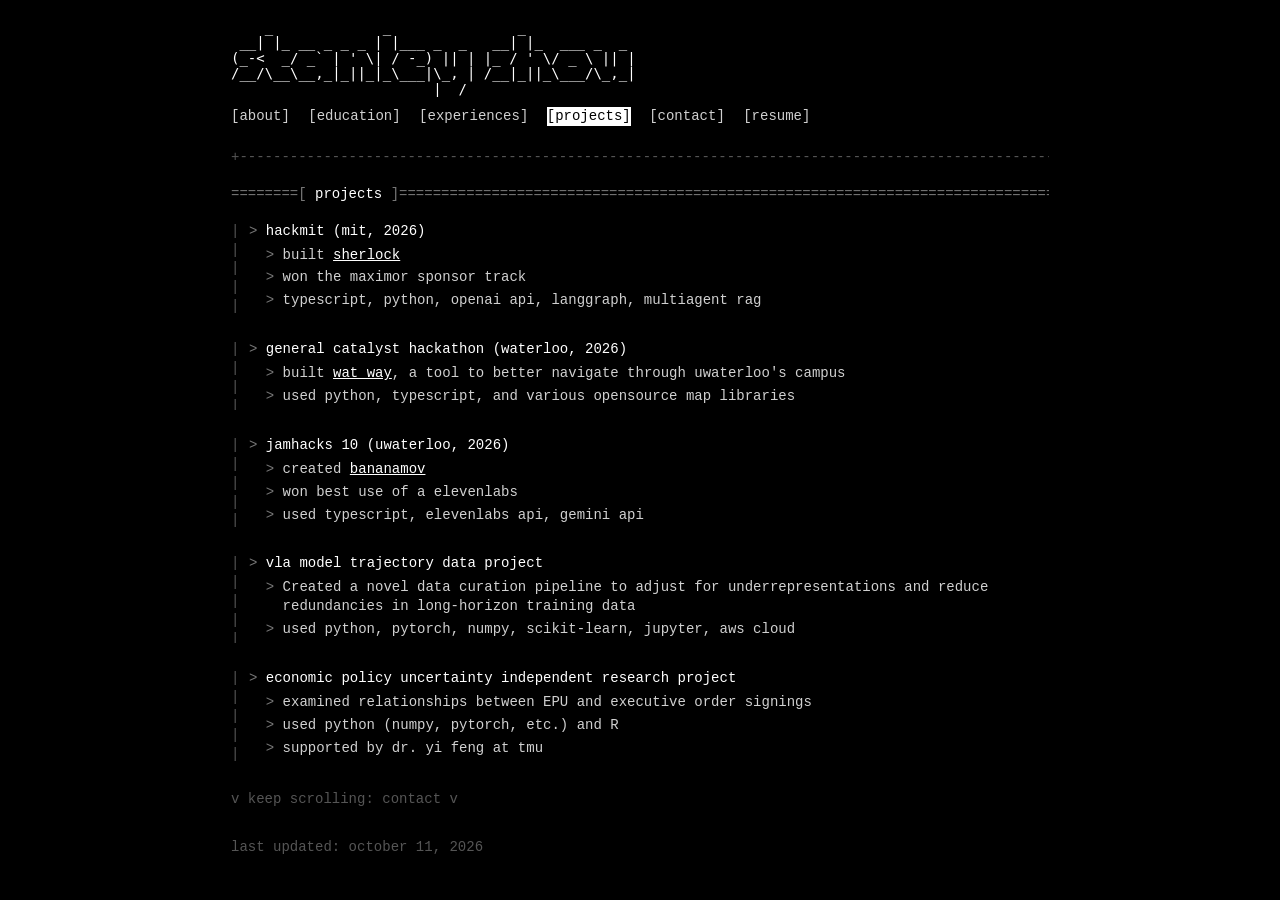
<file: test/projects/index.html>
<!DOCTYPE html>
<html lang="en">
<head>
  <meta charset="UTF-8" />
  <meta name="viewport" content="width=device-width, initial-scale=1.0" />
  <title>stanley zhou | projects</title>
  <link rel="stylesheet" href="/test/ascii.css" />
  <link rel="icon" href="/test/favicon.svg" type="image/svg+xml" />
</head>
<body>
  <header>
    <a class="home" href="/test/"><pre class="banner" role="img" aria-label="stanley zhou">    _             _               _
 __| |_ __ _ _ _ | |___ _  _   __| |_  ___ _  _
(_-&lt;  _/ _` | &#x27; \| / -_) || | |_ / &#x27; \/ _ \ || |
/__/\__\__,_|_||_|_\___|\_, | /__|_||_\___/\_,_|
                        |__/</pre></a>
    <nav>
      <a href="/test/about">about</a>
      <a href="/test/education">education</a>
      <a href="/test/experiences">experiences</a>
      <a href="/test/projects" aria-current="page">projects</a>
      <a href="/test/contact">contact</a>
      <a href="/assets/StanleyZhou-Resume.pdf" target="_blank" rel="noopener">resume</a>
    </nav>
  </header>

  <div class="rule"></div>

  <main>
    <section id="projects">
      <h1>projects</h1>

      <div class="project">
        <h2>hackmit (mit, 2026)</h2>
        <p class="bullet">built <a href="https://github.com/Nityasav/hackmit">sherlock</a></p>
        <p class="bullet">won the maximor sponsor track</p>
        <p class="bullet">typescript, python, openai api, langgraph, multiagent rag</p>
      </div>

      <div class="project">
        <h2>general catalyst hackathon (waterloo, 2026)</h2>
        <p class="bullet">built <a href="https://github.com/PikaChewey/watway">wat way</a>, a tool to better navigate through uwaterloo's campus</p>
        <p class="bullet">used python, typescript, and various opensource map libraries</p>
      </div>

      <div class="project">
        <h2>jamhacks 10 (uwaterloo, 2026)</h2>
        <p class="bullet">created <a href="https://devpost.com/software/bananamov">bananamov</a></p>
        <p class="bullet">won best use of a elevenlabs</p>
        <p class="bullet">used typescript, elevenlabs api, gemini api</p>
      </div>

      <!-- copy paste above chunk for more hackathons -->

      <div class="project">
        <h2>vla model trajectory data project</h2>
        <p class="bullet">Created a novel data curation pipeline to adjust for underrepresentations and reduce redundancies in long-horizon training data</p>
        <p class="bullet">used python, pytorch, numpy, scikit-learn, jupyter, aws cloud</p>
      </div>

      <div class="project">
        <h2>economic policy uncertainty independent research project</h2>
        <p class="bullet">examined relationships between EPU and executive order signings</p>
        <p class="bullet">used python (numpy, pytorch, etc.) and R</p>
        <p class="bullet">supported by dr. yi feng at tmu</p>
      </div>

      <!-- copy paste above chunk for more projects -->

    </section>
  </main>

  <p class="next-hint" hidden></p>

  <footer>last updated: october 11, 2026</footer>
  <script src="/test/scroll.js"></script>
</body>
</html>
</file>
<file: ascii.css>
* { box-sizing: border-box; }

html { background: #000; }

body {
  font-family: 'Courier New', Courier, monospace;
  max-width: 850px;
  margin: 0 auto;
  padding: 20px 16px;
  line-height: 1.35;
  color: #d0d0d0;
  background: transparent;
  font-size: 14px;
}

::selection { background: #fff; color: #000; }

pre.banner {
  margin: 0 0 10px;
  color: #fff;
  font-size: 14px;
  line-height: 1.1;
  overflow: hidden;
}
/* outline fades from white to gray going down, over a dark offset echo */
pre.banner .r0, pre.banner .r1 { color: #fff; }
pre.banner .r2 { color: #ddd; }
pre.banner .r3 { color: #b4b4b4; }
pre.banner .r4 { color: #8c8c8c; }
pre.banner .s { color: #2b2b2b; }


nav a {
  display: inline-block;
  margin: 0 10px 4px 0;
  color: #d0d0d0;
  text-decoration: none;
}
nav a::before { content: "["; }
nav a::after { content: "]"; }
nav a:hover,
nav a[aria-current="page"] {
  background: #fff;
  color: #000;
  text-decoration: none;
}

.rule {
  white-space: nowrap;
  overflow: hidden;
  color: #555;
  margin: 18px 0;
  user-select: none;
}
.rule::before {
  content: "[base64]";
}

h1, h2 {
  font-size: 14px;
  font-weight: normal;
  margin: 0 0 5px;
}

h1 {
  color: #fff;
  white-space: nowrap;
  overflow: hidden;
  margin-bottom: 14px;
}
h1::before { content: "==[ "; color: #777; }
/* each section's tab sits two "=" further right than the one before */
#education h1::before { content: "====[ "; }
#experience h1::before { content: "======[ "; }
#projects h1::before { content: "========[ "; }
#contact h1::before { content: "==========[ "; }
h1::after {
  content: " ]========================================================================================================================================================================================================================================================================================================================================================================================================================================================================================================================================================================================================================";
  color: #777;
}

h2 { color: #fff; }
h2::before { content: "> "; color: #777; }

p { margin: 4px 0; }

.block,
.education,
.experience,
.project {
  padding: 4px 0 4px 18px;
  margin-bottom: 18px;
  position: relative;
}
.block::before,
.education::before,
.experience::before,
.project::before {
  content: "|\A|\A|\A|\A|\A|\A|\A|\A|\A|\A|\A|\A|\A|\A|\A|\A|\A|\A|\A|\A|\A|\A|\A|";
  white-space: pre;
  position: absolute;
  left: 0;
  top: 4px;
  bottom: 4px;
  overflow: hidden;
  color: #555;
  line-height: 1.35;
}

p.bullet {
  padding-left: 4ch;
  text-indent: -2ch;
}
p.bullet::before { content: "> "; color: #777; }

#about p.bullet { padding-left: 2ch; }
#about p.bullet.sub { padding-left: 4ch; }

.date { color: #888; padding-left: 2ch; }

a { color: #fff; }
a:visited { color: #bbb; }
a:hover { background: #fff; color: #000; text-decoration: none; }

.next-hint {
  color: #555;
  margin: 24px 0 0;
}

footer {
  color: #555;
  white-space: nowrap;
  overflow: hidden;
  margin-top: 30px;
  user-select: none;
}

@media (max-width: 480px) {
  pre.banner { font-size: 10px; }
}

a.home,
a.home:hover { background: none; color: inherit; text-decoration: none; }

/* pixel-art cursors */
html, body { cursor: url("/cursor.svg") 1 1, default; }
a, a *, button, [role="button"], label, summary { cursor: url("/cursor-pointer.svg") 6 1, pointer; }
/* second sprite frame, toggled by cursor.js */
html.cursor-alt, html.cursor-alt body { cursor: url("/cursor-2.svg") 1 1, default; }
html.cursor-alt a, html.cursor-alt a *, html.cursor-alt button, html.cursor-alt [role="button"],
html.cursor-alt label, html.cursor-alt summary { cursor: url("/cursor-pointer-2.svg") 6 1, pointer; }

/* drifting ascii splotches behind everything, drawn by backdrop.js */
canvas.backdrop {
  position: fixed;
  inset: 0;
  width: 100vw;
  height: 100vh;
  z-index: -1;
  pointer-events: none;
}

/* crossfade between pages instead of a hard reload flash (chrome, edge, safari) */
@view-transition { navigation: auto; }
header { view-transition-name: header; }
canvas.backdrop { view-transition-name: backdrop; }
::view-transition-group(*) { animation-duration: 0.18s; }

/* ---------------------------------------------------------------------------
   v2: the live site on every domain (the rules above are the original look it builds on).
   full-width terminal in one ice hue, matching the intro montage.
   ------------------------------------------------------------------------ */
html.v2 { background: #050608; }
html.v2 body { max-width: none; color: #8fb8d8; }
html.v2 ::selection { background: #cfe9ff; color: #000; }
html.v2 pre.banner .r0, html.v2 pre.banner .r1 { color: #e6f4ff; }
html.v2 pre.banner .r2 { color: #bfe2ff; }
html.v2 pre.banner .r3 { color: #93c3e6; }
html.v2 pre.banner .r4 { color: #6a98bb; }
html.v2 pre.banner .s { color: #1d2c38; }
html.v2 nav a { color: #8fb8d8; }
html.v2 nav a:hover, html.v2 nav a[aria-current="page"] { background: #cfe9ff; color: #000; }
html.v2 .rule { color: #3a5266; }
html.v2 h1, html.v2 h2 { color: #e6f4ff; }
/* no ==[ section ]== bars: the window title and the highlighted nav item already say where you are.
   the heading stays in the page for screen readers. */
html.v2 main h1 { position: absolute; width: 1px; height: 1px; margin: -1px; overflow: hidden; clip: rect(0 0 0 0); white-space: nowrap; }
html.v2 main h1::before, html.v2 main h1::after { content: none; }
html.v2 h1::before, html.v2 h1::after, html.v2 h2::before, html.v2 p.bullet::before { color: #5e7f99; }
html.v2 .block::before, html.v2 .education::before, html.v2 .experience::before, html.v2 .project::before { color: #3a5266; }
html.v2 .date { color: #6a8ba5; }
html.v2 a { color: #e6f4ff; }
html.v2 a:visited { color: #b5d6ef; }
html.v2 a:hover { background: #cfe9ff; color: #000; }
html.v2 .next-hint, html.v2 footer { color: #3a5266; }
html.v2 footer { white-space: normal; }
/* replay link: only on v2 */
footer .replay { display: none; }
html.v2 footer .replay { display: inline; }
html.v2 footer .replay a { color: #5e7f99; }

/* the intro (v2 home page only): the page stays laid out underneath, hidden, until the montage lands on it */
html.intro { overflow: hidden; }
html.intro body > *:not(.intro-ui) { opacity: var(--intro-o, 0); }
.intro-canvas { position: fixed; inset: 0; width: 100%; height: 100%; z-index: 19; pointer-events: none; display: block; }
.intro-scroll { position: fixed; inset: 0; z-index: 20; overflow-y: auto; overscroll-behavior: contain; scrollbar-width: none; outline: none; }
.intro-scroll::-webkit-scrollbar { display: none; }
.intro-skip {
  position: fixed; z-index: 21; top: 14px; right: 18px;
  font: inherit; color: #5e7f99; background: transparent; border: 1px solid #22313d; padding: 3px 10px;
}
.intro-skip:hover, .intro-skip:focus-visible { background: #cfe9ff; color: #000; outline: none; }
.intro-hint { position: fixed; z-index: 21; left: 50%; bottom: 18px; transform: translateX(-50%); color: #5e7f99; pointer-events: none; transition: opacity .4s; }

/* the ascii window (built by window.js) ---------------------------------------- */
html.v2 body { padding: 10px 12px; }
.win { position: relative; z-index: 1; display: flex; flex-direction: column; min-height: calc(100vh - 20px); }
.win-bar, .win-foot { display: flex; align-items: baseline; white-space: nowrap; color: #3a5266; user-select: none; }
.win-bar { position: sticky; top: 0; z-index: 2; background: #050608; }
.win-title { color: #e6f4ff; }
.win-fill { flex: 1; min-width: 2ch; overflow: hidden; }
.win-fill::before { content: "[base64]"; }
.win-btn {
  font: inherit; color: #8fb8d8; background: none; border: 0; padding: 0; margin-left: 1ch;
  cursor: url("/cursor-pointer.svg") 6 1, pointer;
}
html.cursor-alt .win-btn { cursor: url("/cursor-pointer-2.svg") 6 1, pointer; }
.win-btn:hover, .win-btn:focus-visible { background: #cfe9ff; color: #000; outline: none; }
.win-btn.win-x:hover { background: #e6f4ff; }
html.win-max .win-btn.win-max, html.win-min .win-btn.win-min { display: none; }
.win-mid { display: flex; flex: 1; min-height: 0; }
.win-side { position: relative; flex: none; width: 1ch; overflow: hidden; white-space: pre; color: #3a5266; user-select: none; }
.win-side::before { position: absolute; top: 0; left: 0; content: "|\A|\A|\A|\A|\A|\A|\A|\A|\A|\A|\A|\A|\A|\A|\A|\A|\A|\A|\A|\A|\A|\A|\A|\A|\A|\A|\A|\A|\A|\A|\A|\A|\A|\A|\A|\A|\A|\A|\A|\A|\A|\A|\A|\A|\A|\A|\A|\A|\A|\A|\A|\A|\A|\A|\A|\A|\A|\A|\A|\A|\A|\A|\A|\A|\A|\A|\A|\A|\A|\A|\A|\A|\A|\A|\A|\A|\A|\A|\A|\A|\A|\A|\A|\A|\A|\A|\A|\A|\A|\A|\A|\A|\A|\A|\A|\A|\A|\A|\A|\A|\A|\A|\A|\A|\A|\A|\A|\A|\A|\A|\A|\A|\A|\A|\A|\A|\A|\A|\A|\A|\A|\A|\A|\A|\A|\A|\A|\A|\A|\A|\A|\A|\A|\A|\A|\A|\A|\A|\A|\A|\A|\A|\A|\A|\A|\A|\A|\A|\A|\A|\A|\A|\A|\A|\A|\A|\A|\A|\A|\A|\A|\A|\A|\A|\A|\A|\A|\A|\A|\A|\A|\A|\A|\A|\A|\A|\A|\A|\A|\A|\A|\A|\A|\A|\A|\A|\A|\A|\A|\A|\A|\A|\A|\A|\A|\A|\A|\A|\A|\A|\A|\A|\A|\A|\A|\A|\A|\A|\A|\A|\A|\A|\A|\A|\A|\A|\A|\A|\A|\A|\A|\A|\A|\A|\A|\A|\A|\A|\A|\A|\A|\A|\A|\A|\A|\A|\A|\A|\A|\A|\A|\A|\A|\A|\A|\A|\A|\A|\A|\A|\A|\A|\A|\A|\A|\A|\A|\A|\A|\A|\A|\A|\A|\A|\A|\A|\A|\A|\A|\A|\A|\A|\A|\A|\A|\A|\A|\A|\A|\A|\A|\A|\A|\A|\A|\A|\A|\A|\A|\A|\A|\A|\A|\A|\A|\A|\A|\A|\A|\A|\A|\A|\A|\A|\A|\A|\A|\A|\A|\A|\A|\A|\A|\A|\A|\A|\A|\A|\A|\A|\A|\A|\A|\A|\A|\A|\A|\A|\A|\A|\A|\A|\A|\A|\A|\A|\A|\A|\A|\A|\A|\A|\A|\A|\A|\A|\A|\A|\A|\A|\A|\A|\A|\A|\A|\A|\A|\A|\A|\A|\A|\A|\A|\A|\A|\A|\A|\A|\A|\A|\A|\A|\A|\A|\A|\A|\A|\A|\A|\A|\A|\A|\A|\A|\A|\A|\A|\A|\A|\A|\A|\A|\A|\A|\A|\A|\A|\A|\A|\A"; }
.win-body { flex: 1; min-width: 0; padding: 10px 16px 14px; transition: opacity 0.14s ease; }
.win-body.win-fade { opacity: 0; }

/* minimized: a floating window over the wallpaper */
html.win-min body, html.win-closed body { overflow: hidden; }
html.win-min .win {
  position: fixed; z-index: 5; min-height: 0; min-width: 300px;
  background: rgba(5, 6, 8, 0.9); box-shadow: 0 18px 60px rgba(0, 0, 0, 0.65);
  resize: both; overflow: hidden;
}
html.win-min .win-bar { cursor: move; }
html.win-min .win-body { overflow: auto; overscroll-behavior: contain; scrollbar-width: thin; scrollbar-color: #2a3a48 transparent; }

/* closed: just the wallpaper and a button in the corner */
html.win-closed .win { display: none; }
.win-dock {
  display: none; position: fixed; z-index: 6; left: 16px; bottom: 14px;
  font: inherit; color: #8fb8d8; background: rgba(5, 6, 8, 0.75); border: 1px solid #22313d; padding: 4px 10px;
  cursor: url("/cursor-pointer.svg") 6 1, pointer;
}
html.win-closed .win-dock { display: block; }
.win-dock::after { content: "_"; animation: win-blink 1s steps(1) infinite; }
.win-dock:hover, .win-dock:focus-visible { background: #cfe9ff; color: #000; outline: none; }
@keyframes win-blink { 50% { opacity: 0; } }
@media (prefers-reduced-motion: reduce) { .win-dock::after { animation: none; } }

/* the jellyfish wallpaper (new/jelly.js in wallpaper mode) */
.wall { display: none; position: fixed; inset: 0; z-index: 0; background: radial-gradient(ellipse 80% 70% at 50% 40%, #08101d 0%, #040810 55%, #02040a 100%); }
html.win-min .wall, html.win-closed .wall { display: block; }
.wall canvas { position: absolute; inset: 0; width: 100%; height: 100%; display: block; pointer-events: none; }
.wall #bg { filter: blur(1.6px); opacity: 0.55; }
.wall #glow { filter: blur(6px) saturate(1.4); opacity: 0.85; mix-blend-mode: screen; }
html.win-min canvas.backdrop, html.win-closed canvas.backdrop { display: none; }

/* status bar: the scroll hint and the last-updated line, always in view at the bottom of the window */
.win-status { display: flex; flex: none; position: sticky; bottom: 1.35em; z-index: 2; background: #050608; }
html.win-max .win-foot { position: sticky; bottom: 0; z-index: 2; background: #050608; }
html.win-min .win-status, html.win-min .win-foot { background: transparent; }
.win-status-in {
  flex: 1; min-width: 0; display: flex; flex-wrap: wrap; align-items: baseline; justify-content: space-between; gap: 2px 3ch;
  padding: 6px 16px 4px; border-top: 1px dashed #1d2a35; transition: opacity 0.14s ease;
}
.win-status-in.win-fade { opacity: 0; }
.win-status-in .next-hint, .win-status-in footer { margin: 0; }

/* the little jellyfish pointing at [_] */
.win-tip { position: absolute; z-index: 3; display: flex; align-items: flex-start; pointer-events: none; user-select: none; }
.win-tip pre { margin: 0; font-size: 10px; line-height: 1.15; }
.win-tip-arrow { color: #5e7f99; }
.win-tip-jelly { color: #bfe2ff; animation: win-bob 1.8s ease-in-out infinite; }
@keyframes win-bob { 0%, 100% { transform: translateY(0); } 50% { transform: translateY(-4px); } }
@media (prefers-reduced-motion: reduce) { .win-tip-jelly { animation: none; } }
html:not(.win-max) .win-tip { display: none; }

/* contrast: labels and every about line read in near-white, with the ice kept for the > markers */
html.v2 #contact .label { color: #ffffff; }
html.v2 #about p.bullet, html.v2 #about p.bullet.sub { color: #eaf3fa; }

/* the section nav always stays on one line: it scales down with the window's width (to 7.5px at the
   smallest), and only on the narrowest screens scrolls sideways instead of wrapping */
.win-body { container-type: inline-size; }
html.v2 nav { display: flex; flex-wrap: nowrap; gap: 0 0.9ch; overflow-x: auto; scrollbar-width: none; font-size: clamp(7.5px, 2.64cqi, 14px); }
html.v2 nav::-webkit-scrollbar { display: none; }
html.v2 nav a { flex: none; margin: 0 0 4px; }
/* the name banner scales the same way, so it is never cut off in a narrow window */
html.v2 pre.banner { font-size: clamp(6px, 3.3cqi, 14px); }
/* on phone-width screens the banner fills the top row, so the corner jellyfish would sit on the name */
@media (max-width: 700px) { .win-tip { display: none !important; } }
/* the tiny words the corner jellyfish puffs out as it bobs */
.win-tip-word {
  position: absolute; font-size: 8px; line-height: 1; color: #6f93ae; white-space: nowrap; pointer-events: none;
  animation: win-word 1.3s ease-out forwards;
}
.win-tip-word.l { translate: -100% 0; }
@keyframes win-word {
  0% { opacity: 0; transform: translate(0, 0); }
  20% { opacity: 0.85; }
  100% { opacity: 0; transform: translate(var(--dx), var(--dy)); }
}
.win-tip-jelly { pointer-events: auto; cursor: url("/cursor-pointer.svg") 6 1, pointer; }
html.cursor-alt .win-tip-jelly { cursor: url("/cursor-pointer-2.svg") 6 1, pointer; }
</file>
<file: old/styles.css>
body {
  font-family: 'Courier New', Courier, monospace;
  max-width: 850px;
  margin: 0 auto;
  padding: 20px 20px;
  line-height: 1.35;
  color: #b0b0b0;
  background-color: #121212;
  font-size: 14px;
}

header {
  margin-bottom: 30px;
  padding-bottom: 20px;
  border-bottom: 1px solid #333;
}

h1 {
  margin-bottom: 5px;
  color: #ffffff;
  font-size: 14px;
  font-weight: normal;
}

h2 {
  margin-bottom: 5px;
  color: #eeeeee;
  font-size: 14px;
  font-weight: normal;
}

p {
  margin: 4px 0;
}

nav a {
  margin-right: 15px;
  color: #c8c8c8;
  text-decoration: none;
}

section {
  margin-bottom: 30px;
  padding-bottom: 15px;
  border-bottom: 1px solid #333;
}

section:last-child {
  border-bottom: none;
}

.project {
  border: 0px solid #333;
  padding: 18px;
  margin-bottom: 15px;
  border-radius: 12px;
}

.experience {
  border: 0px solid #333;
  padding: 18px;
  margin-bottom: 15px;
  border-radius: 12px;
}

a:hover {
  text-decoration: underline;
}

a {
  color: #8ab4f8;
}

a:visited {
  color: #c58af9;
}
</file>
<file: test/ascii.css>
* { box-sizing: border-box; }

html { background: #000; }

body {
  font-family: 'Courier New', Courier, monospace;
  max-width: 850px;
  margin: 0 auto;
  padding: 20px 16px;
  line-height: 1.35;
  color: #d0d0d0;
  background: #000;
  font-size: 14px;
}

::selection { background: #fff; color: #000; }

pre.banner {
  margin: 0 0 10px;
  color: #fff;
  font-size: 14px;
  line-height: 1.1;
  overflow: hidden;
}


nav a {
  display: inline-block;
  margin: 0 10px 4px 0;
  color: #d0d0d0;
  text-decoration: none;
}
nav a::before { content: "["; }
nav a::after { content: "]"; }
nav a:hover,
nav a[aria-current="page"] {
  background: #fff;
  color: #000;
  text-decoration: none;
}

.rule {
  white-space: nowrap;
  overflow: hidden;
  color: #555;
  margin: 18px 0;
  user-select: none;
}
.rule::before {
  content: "+------------------------------------------------------------------------------------------------------------------------------------------------------------------------";
}

h1, h2 {
  font-size: 14px;
  font-weight: normal;
  margin: 0 0 5px;
}

h1 {
  color: #fff;
  white-space: nowrap;
  overflow: hidden;
  margin-bottom: 14px;
}
h1::before { content: "==[ "; color: #777; }
/* each section's tab sits two "=" further right than the one before */
#education h1::before { content: "====[ "; }
#experience h1::before { content: "======[ "; }
#projects h1::before { content: "========[ "; }
#contact h1::before { content: "==========[ "; }
h1::after {
  content: " ]======================================================================================================================================";
  color: #777;
}

h2 { color: #fff; }
h2::before { content: "> "; color: #777; }

p { margin: 4px 0; }

.block,
.education,
.experience,
.project {
  padding: 4px 0 4px 18px;
  margin-bottom: 18px;
  position: relative;
}
.block::before,
.education::before,
.experience::before,
.project::before {
  content: "|\A|\A|\A|\A|\A|\A|\A|\A|\A|\A|\A|\A|\A|\A|\A|\A|\A|\A|\A|\A|\A|\A|\A|";
  white-space: pre;
  position: absolute;
  left: 0;
  top: 4px;
  bottom: 4px;
  overflow: hidden;
  color: #555;
  line-height: 1.35;
}

p.bullet {
  padding-left: 4ch;
  text-indent: -2ch;
}
p.bullet::before { content: "> "; color: #777; }

.date { color: #888; padding-left: 2ch; }

a { color: #fff; }
a:visited { color: #bbb; }
a:hover { background: #fff; color: #000; text-decoration: none; }

.next-hint {
  color: #555;
  margin: 24px 0 0;
}

footer {
  color: #555;
  white-space: nowrap;
  overflow: hidden;
  margin-top: 30px;
  user-select: none;
}

@media (max-width: 480px) {
  pre.banner { font-size: 10px; }
}

a.home,
a.home:hover { background: none; color: inherit; text-decoration: none; }
</file>
